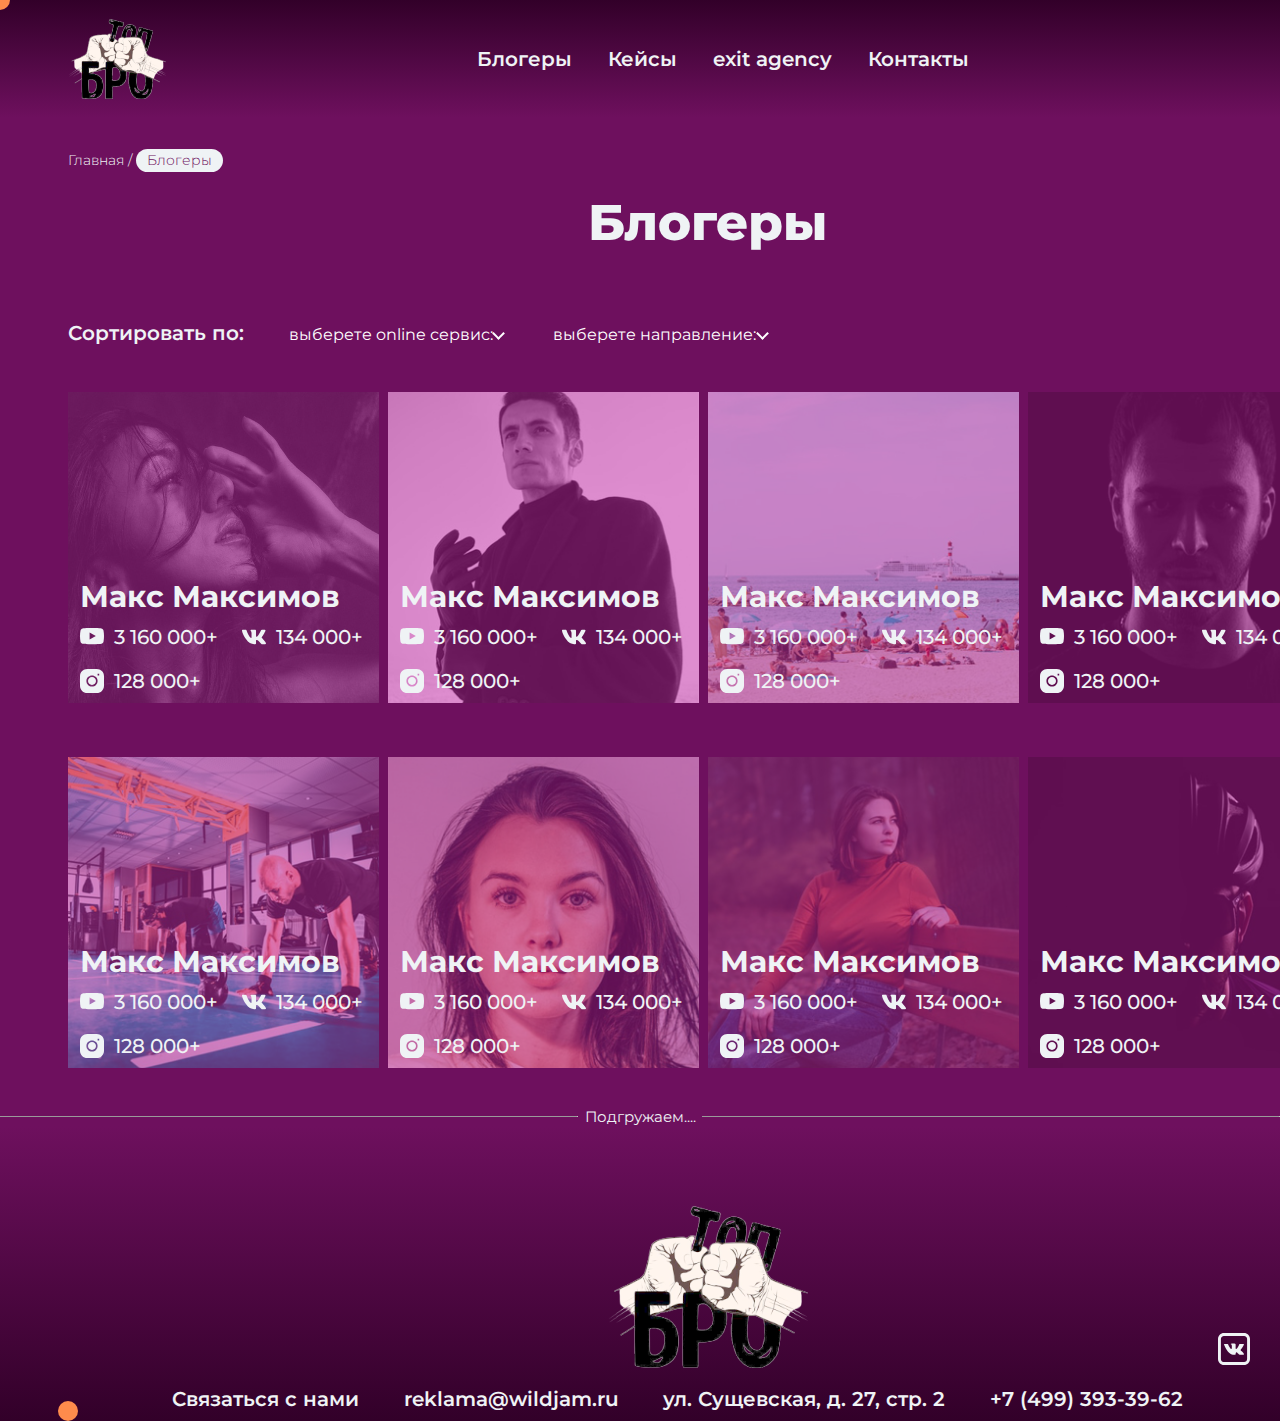
<file: index.html>
<!DOCTYPE html>
<html lang="en">
<head>
  <meta charset="UTF-8">
  <link href="https://fonts.googleapis.com/css?family=Montserrat:200,300,300i,400,600,700,800&display=swap" rel="stylesheet">
  <meta http-equiv="X-UA-Compatible" content="IE=edge">
  <link rel="stylesheet" href="assets/style/style.css">
  <meta name="viewport" content="width=device-width, initial-scale=1.0">
  <title>TopBro - тестовое задание</title>
</head>
<body>
<div class="cursor"></div>
  <header class="header">
    <div class="container">
      <div class="header__inner">
        <div class="header__logo"></div>
        <nav class="header__nav">
          <a class="nav__link" href="#">Блогеры</a>
          <a class="nav__link" href="#">Кейсы</a>
          <a class="nav__link" href="#">exit agency</a>
          <a class="nav__link" href="#">Контакты</a>
        </nav>
        <div class="lang">
          <a class="change__lang" href="#">en / ru</a>
        </div>
      </div> 
    </div>
      
  </header>


  <div class="container">
    <div class="breadcrumb">
      <a class="breadcrumb__link" href="#">Главная /</a>
      <a class="breadcrumb__link active" href="#"> Блогеры</a>
    </div>


    <h1 class="section__title">Блогеры</h1>
    <div class="blogers__nav">
      <p class="blogers__sort">Сортировать по:</p>

      <ul class="sort" id="place" data-selected-value="place" data-value="close">
        <li class="selected__place"><span>выберете online сервис: </span>
          <ul class="options__place">
            <li data-place="AllPlace">Все</li>
            <li data-place="Youtube">Youtube</li>
            <li data-place="Instagram">Instagram</li>
            <li data-place="VK">VK</li>
            <li data-place="TikTok">TikTok</li>
            <li data-place="OK">OK</li>
          </ul>
        </li>
      </ul>

      <ul class="sort" id="way" data-value="close" >
        <li class="selected__way"><span>выберете направление: </span>
          <ul class="options__way">
            <li data-way="AllWay">Все</li>
            <li data-way="Food">Еда</li>
            <li data-way="Travel">Пyтешествия</li>
            <li data-way="Sport">Спорт</li>
            <li data-way="Crypto">Криптовалюта</li>
            <li data-way="farmer">Фермерство</li>
          </ul>
        </li>
      </ul>
    </div>
    
    <div class="blogers__inner">
      <div class="bloger" data-checkway="Food" data-checkplace="Youtube">
        <a href="pages/bloger-info.html">
        <img src="assets/img/blogers/name1.jpg" class="bloger__photo" alt="">
        <div class="bloger__info">
          <h3 class="bloger__name">Макс Максимов</h3>
          <div class="bloger__social-link">
            <svg width="24" height="17" viewBox="0 0 24 17" fill="none" xmlns="http://www.w3.org/2000/svg">
              <path d="M23.4937 2.52073C23.3571 2.0331 23.0897 1.58848 22.7181 1.2314C22.3466 0.874314 21.884 0.61728 21.3766 0.486024C19.5082 1.47301e-07 12 0 12 0C12 0 4.49183 1.47301e-07 2.62336 0.486024C2.11599 0.61728 1.6534 0.874314 1.28186 1.2314C0.910331 1.58848 0.642899 2.0331 0.506332 2.52073C0.157447 4.35219 -0.0118575 6.21107 0.00064491 8.07294C-0.0118575 9.9348 0.157447 11.7937 0.506332 13.6251C0.642899 14.1128 0.910331 14.5574 1.28186 14.9145C1.6534 15.2716 2.11599 15.5286 2.62336 15.6599C4.49183 16.1459 12 16.1459 12 16.1459C12 16.1459 19.5082 16.1459 21.3766 15.6599C21.884 15.5286 22.3466 15.2716 22.7181 14.9145C23.0897 14.5574 23.3571 14.1128 23.4937 13.6251C23.8426 11.7937 24.0119 9.9348 23.9994 8.07294C24.0119 6.21107 23.8426 4.35219 23.4937 2.52073ZM9.60013 11.5328V4.61311L15.8312 8.07294L9.60013 11.5328Z" fill="#EFF3F5"/>
            </svg>
            <p class="bloger__social-text">3 160 000+</p>
          </div>
          <div class="bloger__social-link">
          <svg width="24" height="16" viewBox="0 0 24 16" fill="none" xmlns="http://www.w3.org/2000/svg">
            <path fill-rule="evenodd" clip-rule="evenodd" d="M23.435 1.68514C23.613 1.1107 23.435 0.693107 22.6475 0.693107H20.029C19.3685 0.693107 19.0635 1.05876 18.8855 1.44987C18.8855 1.44987 17.5385 4.79061 15.6575 6.95649C15.0475 7.58288 14.768 7.79167 14.4375 7.79167C14.2595 7.79167 14.0305 7.58288 14.0305 7.00894V1.65815C14.0305 0.97982 13.8275 0.666626 13.268 0.666626H9.15001C8.74301 0.666626 8.48901 0.979821 8.48901 1.29302C8.48901 1.94538 9.42951 2.10223 9.53101 3.92894V7.89811C9.53101 8.75926 9.38101 8.91663 9.04801 8.91663C8.15851 8.91663 5.99801 5.54991 4.70201 1.71366C4.45001 0.953848 4.19401 0.666626 3.533 0.666626H0.889501C0.127 0.666626 0 1.03176 0 1.42339C0 2.1282 0.889501 5.67723 4.14301 10.3746C6.30351 13.583 9.37901 15.3073 12.1495 15.3073C13.8275 15.3073 14.0305 14.9157 14.0305 14.2633V11.8362C14.0305 11.0535 14.183 10.9231 14.717 10.9231C15.098 10.9231 15.7845 11.1314 17.335 12.6714C19.114 14.4981 19.419 15.3333 20.4105 15.3333H23.0285C23.791 15.3333 24.147 14.9417 23.9435 14.1849C23.715 13.4282 22.8505 12.3322 21.732 11.0275C21.122 10.2972 20.207 9.48802 19.9275 9.09639C19.5465 8.5744 19.648 8.36561 19.9275 7.89607C19.902 7.89607 23.105 3.25061 23.435 1.68311" fill="#EFF3F5"/>
          </svg>
          <p class="bloger__social-text">134 000+</p>
          </div>
         <div class="bloger__social-link">
            <svg width="24" height="24" viewBox="0 0 24 24" fill="none" xmlns="http://www.w3.org/2000/svg">
              <path d="M12 8C10.9391 8 9.92172 8.42143 9.17157 9.17157C8.42143 9.92172 8 10.9391 8 12C8 13.0609 8.42143 14.0783 9.17157 14.8284C9.92172 15.5786 10.9391 16 12 16C13.0609 16 14.0783 15.5786 14.8284 14.8284C15.5786 14.0783 16 13.0609 16 12C16 10.9391 15.5786 9.92172 14.8284 9.17157C14.0783 8.42143 13.0609 8 12 8Z" fill="#EFF3F5"/>
              <path fill-rule="evenodd" clip-rule="evenodd" d="M7.2 0C5.29044 0 3.45909 0.758569 2.10883 2.10883C0.758569 3.45909 0 5.29044 0 7.2L0 16.8C0 18.7096 0.758569 20.5409 2.10883 21.8912C3.45909 23.2414 5.29044 24 7.2 24H16.8C18.7096 24 20.5409 23.2414 21.8912 21.8912C23.2414 20.5409 24 18.7096 24 16.8V7.2C24 5.29044 23.2414 3.45909 21.8912 2.10883C20.5409 0.758569 18.7096 0 16.8 0L7.2 0ZM6.4 12C6.4 10.5148 6.99 9.09041 8.0402 8.0402C9.09041 6.99 10.5148 6.4 12 6.4C13.4852 6.4 14.9096 6.99 15.9598 8.0402C17.01 9.09041 17.6 10.5148 17.6 12C17.6 13.4852 17.01 14.9096 15.9598 15.9598C14.9096 17.01 13.4852 17.6 12 17.6C10.5148 17.6 9.09041 17.01 8.0402 15.9598C6.99 14.9096 6.4 13.4852 6.4 12ZM17.6 6.4H19.2V4.8H17.6V6.4Z" fill="#EFF3F5"/>
            </svg>
            <p class="bloger__social-text"> 128 000+</p>
          </div>
        </div> </a>
      </div>

      <div class="bloger" data-checkway="Travel" data-checkplace="Instagram">
        <a href="#">
        <img src="assets/img/blogers/name2.jpg" class="bloger__photo" alt="">
        <div class="bloger__info">
          <h3 class="bloger__name">Макс Максимов</h3>
          <div class="bloger__social-link">
            <svg width="24" height="17" viewBox="0 0 24 17" fill="none" xmlns="http://www.w3.org/2000/svg">
              <path d="M23.4937 2.52073C23.3571 2.0331 23.0897 1.58848 22.7181 1.2314C22.3466 0.874314 21.884 0.61728 21.3766 0.486024C19.5082 1.47301e-07 12 0 12 0C12 0 4.49183 1.47301e-07 2.62336 0.486024C2.11599 0.61728 1.6534 0.874314 1.28186 1.2314C0.910331 1.58848 0.642899 2.0331 0.506332 2.52073C0.157447 4.35219 -0.0118575 6.21107 0.00064491 8.07294C-0.0118575 9.9348 0.157447 11.7937 0.506332 13.6251C0.642899 14.1128 0.910331 14.5574 1.28186 14.9145C1.6534 15.2716 2.11599 15.5286 2.62336 15.6599C4.49183 16.1459 12 16.1459 12 16.1459C12 16.1459 19.5082 16.1459 21.3766 15.6599C21.884 15.5286 22.3466 15.2716 22.7181 14.9145C23.0897 14.5574 23.3571 14.1128 23.4937 13.6251C23.8426 11.7937 24.0119 9.9348 23.9994 8.07294C24.0119 6.21107 23.8426 4.35219 23.4937 2.52073ZM9.60013 11.5328V4.61311L15.8312 8.07294L9.60013 11.5328Z" fill="#EFF3F5"/>
            </svg>
            <p class="bloger__social-text">3 160 000+</p>
          </div>
          <div class="bloger__social-link">
          <svg width="24" height="16" viewBox="0 0 24 16" fill="none" xmlns="http://www.w3.org/2000/svg">
            <path fill-rule="evenodd" clip-rule="evenodd" d="M23.435 1.68514C23.613 1.1107 23.435 0.693107 22.6475 0.693107H20.029C19.3685 0.693107 19.0635 1.05876 18.8855 1.44987C18.8855 1.44987 17.5385 4.79061 15.6575 6.95649C15.0475 7.58288 14.768 7.79167 14.4375 7.79167C14.2595 7.79167 14.0305 7.58288 14.0305 7.00894V1.65815C14.0305 0.97982 13.8275 0.666626 13.268 0.666626H9.15001C8.74301 0.666626 8.48901 0.979821 8.48901 1.29302C8.48901 1.94538 9.42951 2.10223 9.53101 3.92894V7.89811C9.53101 8.75926 9.38101 8.91663 9.04801 8.91663C8.15851 8.91663 5.99801 5.54991 4.70201 1.71366C4.45001 0.953848 4.19401 0.666626 3.533 0.666626H0.889501C0.127 0.666626 0 1.03176 0 1.42339C0 2.1282 0.889501 5.67723 4.14301 10.3746C6.30351 13.583 9.37901 15.3073 12.1495 15.3073C13.8275 15.3073 14.0305 14.9157 14.0305 14.2633V11.8362C14.0305 11.0535 14.183 10.9231 14.717 10.9231C15.098 10.9231 15.7845 11.1314 17.335 12.6714C19.114 14.4981 19.419 15.3333 20.4105 15.3333H23.0285C23.791 15.3333 24.147 14.9417 23.9435 14.1849C23.715 13.4282 22.8505 12.3322 21.732 11.0275C21.122 10.2972 20.207 9.48802 19.9275 9.09639C19.5465 8.5744 19.648 8.36561 19.9275 7.89607C19.902 7.89607 23.105 3.25061 23.435 1.68311" fill="#EFF3F5"/>
          </svg>
          <p class="bloger__social-text">134 000+</p>
          </div>
         <div class="bloger__social-link">
            <svg width="24" height="24" viewBox="0 0 24 24" fill="none" xmlns="http://www.w3.org/2000/svg">
              <path d="M12 8C10.9391 8 9.92172 8.42143 9.17157 9.17157C8.42143 9.92172 8 10.9391 8 12C8 13.0609 8.42143 14.0783 9.17157 14.8284C9.92172 15.5786 10.9391 16 12 16C13.0609 16 14.0783 15.5786 14.8284 14.8284C15.5786 14.0783 16 13.0609 16 12C16 10.9391 15.5786 9.92172 14.8284 9.17157C14.0783 8.42143 13.0609 8 12 8Z" fill="#EFF3F5"/>
              <path fill-rule="evenodd" clip-rule="evenodd" d="M7.2 0C5.29044 0 3.45909 0.758569 2.10883 2.10883C0.758569 3.45909 0 5.29044 0 7.2L0 16.8C0 18.7096 0.758569 20.5409 2.10883 21.8912C3.45909 23.2414 5.29044 24 7.2 24H16.8C18.7096 24 20.5409 23.2414 21.8912 21.8912C23.2414 20.5409 24 18.7096 24 16.8V7.2C24 5.29044 23.2414 3.45909 21.8912 2.10883C20.5409 0.758569 18.7096 0 16.8 0L7.2 0ZM6.4 12C6.4 10.5148 6.99 9.09041 8.0402 8.0402C9.09041 6.99 10.5148 6.4 12 6.4C13.4852 6.4 14.9096 6.99 15.9598 8.0402C17.01 9.09041 17.6 10.5148 17.6 12C17.6 13.4852 17.01 14.9096 15.9598 15.9598C14.9096 17.01 13.4852 17.6 12 17.6C10.5148 17.6 9.09041 17.01 8.0402 15.9598C6.99 14.9096 6.4 13.4852 6.4 12ZM17.6 6.4H19.2V4.8H17.6V6.4Z" fill="#EFF3F5"/>
            </svg>
            <p class="bloger__social-text"> 128 000+</p>
          </div>
        </div>
        </a>
      </div>
      
      <div class="bloger" data-checkway="Sport" data-checkplace="Instagram">
        <a href="#">
        <img src="assets/img/blogers/name3.jpg" class="bloger__photo" alt="">
        <div class="bloger__info">
          <h3 class="bloger__name">Макс Максимов</h3>
          <div class="bloger__social-link">
            <svg width="24" height="17" viewBox="0 0 24 17" fill="none" xmlns="http://www.w3.org/2000/svg">
              <path d="M23.4937 2.52073C23.3571 2.0331 23.0897 1.58848 22.7181 1.2314C22.3466 0.874314 21.884 0.61728 21.3766 0.486024C19.5082 1.47301e-07 12 0 12 0C12 0 4.49183 1.47301e-07 2.62336 0.486024C2.11599 0.61728 1.6534 0.874314 1.28186 1.2314C0.910331 1.58848 0.642899 2.0331 0.506332 2.52073C0.157447 4.35219 -0.0118575 6.21107 0.00064491 8.07294C-0.0118575 9.9348 0.157447 11.7937 0.506332 13.6251C0.642899 14.1128 0.910331 14.5574 1.28186 14.9145C1.6534 15.2716 2.11599 15.5286 2.62336 15.6599C4.49183 16.1459 12 16.1459 12 16.1459C12 16.1459 19.5082 16.1459 21.3766 15.6599C21.884 15.5286 22.3466 15.2716 22.7181 14.9145C23.0897 14.5574 23.3571 14.1128 23.4937 13.6251C23.8426 11.7937 24.0119 9.9348 23.9994 8.07294C24.0119 6.21107 23.8426 4.35219 23.4937 2.52073ZM9.60013 11.5328V4.61311L15.8312 8.07294L9.60013 11.5328Z" fill="#EFF3F5"/>
            </svg>
            <p class="bloger__social-text">3 160 000+</p>
          </div>
          <div class="bloger__social-link">
          <svg width="24" height="16" viewBox="0 0 24 16" fill="none" xmlns="http://www.w3.org/2000/svg">
            <path fill-rule="evenodd" clip-rule="evenodd" d="M23.435 1.68514C23.613 1.1107 23.435 0.693107 22.6475 0.693107H20.029C19.3685 0.693107 19.0635 1.05876 18.8855 1.44987C18.8855 1.44987 17.5385 4.79061 15.6575 6.95649C15.0475 7.58288 14.768 7.79167 14.4375 7.79167C14.2595 7.79167 14.0305 7.58288 14.0305 7.00894V1.65815C14.0305 0.97982 13.8275 0.666626 13.268 0.666626H9.15001C8.74301 0.666626 8.48901 0.979821 8.48901 1.29302C8.48901 1.94538 9.42951 2.10223 9.53101 3.92894V7.89811C9.53101 8.75926 9.38101 8.91663 9.04801 8.91663C8.15851 8.91663 5.99801 5.54991 4.70201 1.71366C4.45001 0.953848 4.19401 0.666626 3.533 0.666626H0.889501C0.127 0.666626 0 1.03176 0 1.42339C0 2.1282 0.889501 5.67723 4.14301 10.3746C6.30351 13.583 9.37901 15.3073 12.1495 15.3073C13.8275 15.3073 14.0305 14.9157 14.0305 14.2633V11.8362C14.0305 11.0535 14.183 10.9231 14.717 10.9231C15.098 10.9231 15.7845 11.1314 17.335 12.6714C19.114 14.4981 19.419 15.3333 20.4105 15.3333H23.0285C23.791 15.3333 24.147 14.9417 23.9435 14.1849C23.715 13.4282 22.8505 12.3322 21.732 11.0275C21.122 10.2972 20.207 9.48802 19.9275 9.09639C19.5465 8.5744 19.648 8.36561 19.9275 7.89607C19.902 7.89607 23.105 3.25061 23.435 1.68311" fill="#EFF3F5"/>
          </svg>
          <p class="bloger__social-text">134 000+</p>
          </div>
         <div class="bloger__social-link">
            <svg width="24" height="24" viewBox="0 0 24 24" fill="none" xmlns="http://www.w3.org/2000/svg">
              <path d="M12 8C10.9391 8 9.92172 8.42143 9.17157 9.17157C8.42143 9.92172 8 10.9391 8 12C8 13.0609 8.42143 14.0783 9.17157 14.8284C9.92172 15.5786 10.9391 16 12 16C13.0609 16 14.0783 15.5786 14.8284 14.8284C15.5786 14.0783 16 13.0609 16 12C16 10.9391 15.5786 9.92172 14.8284 9.17157C14.0783 8.42143 13.0609 8 12 8Z" fill="#EFF3F5"/>
              <path fill-rule="evenodd" clip-rule="evenodd" d="M7.2 0C5.29044 0 3.45909 0.758569 2.10883 2.10883C0.758569 3.45909 0 5.29044 0 7.2L0 16.8C0 18.7096 0.758569 20.5409 2.10883 21.8912C3.45909 23.2414 5.29044 24 7.2 24H16.8C18.7096 24 20.5409 23.2414 21.8912 21.8912C23.2414 20.5409 24 18.7096 24 16.8V7.2C24 5.29044 23.2414 3.45909 21.8912 2.10883C20.5409 0.758569 18.7096 0 16.8 0L7.2 0ZM6.4 12C6.4 10.5148 6.99 9.09041 8.0402 8.0402C9.09041 6.99 10.5148 6.4 12 6.4C13.4852 6.4 14.9096 6.99 15.9598 8.0402C17.01 9.09041 17.6 10.5148 17.6 12C17.6 13.4852 17.01 14.9096 15.9598 15.9598C14.9096 17.01 13.4852 17.6 12 17.6C10.5148 17.6 9.09041 17.01 8.0402 15.9598C6.99 14.9096 6.4 13.4852 6.4 12ZM17.6 6.4H19.2V4.8H17.6V6.4Z" fill="#EFF3F5"/>
            </svg>
            <p class="bloger__social-text"> 128 000+</p>
          </div>
        </div>
        </a>
      </div>

      <div class="bloger" data-checkway="farmer" data-checkplace="VK">
        <a href="#">
        <img src="assets/img/blogers/name4.jpg" class="bloger__photo" alt="">
        <div class="bloger__info">
          <h3 class="bloger__name">Макс Максимов</h3>
          <div class="bloger__social-link">
            <svg width="24" height="17" viewBox="0 0 24 17" fill="none" xmlns="http://www.w3.org/2000/svg">
              <path d="M23.4937 2.52073C23.3571 2.0331 23.0897 1.58848 22.7181 1.2314C22.3466 0.874314 21.884 0.61728 21.3766 0.486024C19.5082 1.47301e-07 12 0 12 0C12 0 4.49183 1.47301e-07 2.62336 0.486024C2.11599 0.61728 1.6534 0.874314 1.28186 1.2314C0.910331 1.58848 0.642899 2.0331 0.506332 2.52073C0.157447 4.35219 -0.0118575 6.21107 0.00064491 8.07294C-0.0118575 9.9348 0.157447 11.7937 0.506332 13.6251C0.642899 14.1128 0.910331 14.5574 1.28186 14.9145C1.6534 15.2716 2.11599 15.5286 2.62336 15.6599C4.49183 16.1459 12 16.1459 12 16.1459C12 16.1459 19.5082 16.1459 21.3766 15.6599C21.884 15.5286 22.3466 15.2716 22.7181 14.9145C23.0897 14.5574 23.3571 14.1128 23.4937 13.6251C23.8426 11.7937 24.0119 9.9348 23.9994 8.07294C24.0119 6.21107 23.8426 4.35219 23.4937 2.52073ZM9.60013 11.5328V4.61311L15.8312 8.07294L9.60013 11.5328Z" fill="#EFF3F5"/>
            </svg>
            <p class="bloger__social-text">3 160 000+</p>
          </div>
          <div class="bloger__social-link">
          <svg width="24" height="16" viewBox="0 0 24 16" fill="none" xmlns="http://www.w3.org/2000/svg">
            <path fill-rule="evenodd" clip-rule="evenodd" d="M23.435 1.68514C23.613 1.1107 23.435 0.693107 22.6475 0.693107H20.029C19.3685 0.693107 19.0635 1.05876 18.8855 1.44987C18.8855 1.44987 17.5385 4.79061 15.6575 6.95649C15.0475 7.58288 14.768 7.79167 14.4375 7.79167C14.2595 7.79167 14.0305 7.58288 14.0305 7.00894V1.65815C14.0305 0.97982 13.8275 0.666626 13.268 0.666626H9.15001C8.74301 0.666626 8.48901 0.979821 8.48901 1.29302C8.48901 1.94538 9.42951 2.10223 9.53101 3.92894V7.89811C9.53101 8.75926 9.38101 8.91663 9.04801 8.91663C8.15851 8.91663 5.99801 5.54991 4.70201 1.71366C4.45001 0.953848 4.19401 0.666626 3.533 0.666626H0.889501C0.127 0.666626 0 1.03176 0 1.42339C0 2.1282 0.889501 5.67723 4.14301 10.3746C6.30351 13.583 9.37901 15.3073 12.1495 15.3073C13.8275 15.3073 14.0305 14.9157 14.0305 14.2633V11.8362C14.0305 11.0535 14.183 10.9231 14.717 10.9231C15.098 10.9231 15.7845 11.1314 17.335 12.6714C19.114 14.4981 19.419 15.3333 20.4105 15.3333H23.0285C23.791 15.3333 24.147 14.9417 23.9435 14.1849C23.715 13.4282 22.8505 12.3322 21.732 11.0275C21.122 10.2972 20.207 9.48802 19.9275 9.09639C19.5465 8.5744 19.648 8.36561 19.9275 7.89607C19.902 7.89607 23.105 3.25061 23.435 1.68311" fill="#EFF3F5"/>
          </svg>
          <p class="bloger__social-text">134 000+</p>
          </div>
         <div class="bloger__social-link">
            <svg width="24" height="24" viewBox="0 0 24 24" fill="none" xmlns="http://www.w3.org/2000/svg">
              <path d="M12 8C10.9391 8 9.92172 8.42143 9.17157 9.17157C8.42143 9.92172 8 10.9391 8 12C8 13.0609 8.42143 14.0783 9.17157 14.8284C9.92172 15.5786 10.9391 16 12 16C13.0609 16 14.0783 15.5786 14.8284 14.8284C15.5786 14.0783 16 13.0609 16 12C16 10.9391 15.5786 9.92172 14.8284 9.17157C14.0783 8.42143 13.0609 8 12 8Z" fill="#EFF3F5"/>
              <path fill-rule="evenodd" clip-rule="evenodd" d="M7.2 0C5.29044 0 3.45909 0.758569 2.10883 2.10883C0.758569 3.45909 0 5.29044 0 7.2L0 16.8C0 18.7096 0.758569 20.5409 2.10883 21.8912C3.45909 23.2414 5.29044 24 7.2 24H16.8C18.7096 24 20.5409 23.2414 21.8912 21.8912C23.2414 20.5409 24 18.7096 24 16.8V7.2C24 5.29044 23.2414 3.45909 21.8912 2.10883C20.5409 0.758569 18.7096 0 16.8 0L7.2 0ZM6.4 12C6.4 10.5148 6.99 9.09041 8.0402 8.0402C9.09041 6.99 10.5148 6.4 12 6.4C13.4852 6.4 14.9096 6.99 15.9598 8.0402C17.01 9.09041 17.6 10.5148 17.6 12C17.6 13.4852 17.01 14.9096 15.9598 15.9598C14.9096 17.01 13.4852 17.6 12 17.6C10.5148 17.6 9.09041 17.01 8.0402 15.9598C6.99 14.9096 6.4 13.4852 6.4 12ZM17.6 6.4H19.2V4.8H17.6V6.4Z" fill="#EFF3F5"/>
            </svg>
            <p class="bloger__social-text"> 128 000+</p>
          </div>
        </div>
        </a>
      </div>

      <div class="bloger" data-checkway="Sport" data-checkplace="VK">
        <a href="#">
        <img src="assets/img/blogers/name5.jpg" class="bloger__photo" alt="">
        <div class="bloger__info">
          <h3 class="bloger__name">Макс Максимов</h3>
          <div class="bloger__social-link">
            <svg width="24" height="17" viewBox="0 0 24 17" fill="none" xmlns="http://www.w3.org/2000/svg">
              <path d="M23.4937 2.52073C23.3571 2.0331 23.0897 1.58848 22.7181 1.2314C22.3466 0.874314 21.884 0.61728 21.3766 0.486024C19.5082 1.47301e-07 12 0 12 0C12 0 4.49183 1.47301e-07 2.62336 0.486024C2.11599 0.61728 1.6534 0.874314 1.28186 1.2314C0.910331 1.58848 0.642899 2.0331 0.506332 2.52073C0.157447 4.35219 -0.0118575 6.21107 0.00064491 8.07294C-0.0118575 9.9348 0.157447 11.7937 0.506332 13.6251C0.642899 14.1128 0.910331 14.5574 1.28186 14.9145C1.6534 15.2716 2.11599 15.5286 2.62336 15.6599C4.49183 16.1459 12 16.1459 12 16.1459C12 16.1459 19.5082 16.1459 21.3766 15.6599C21.884 15.5286 22.3466 15.2716 22.7181 14.9145C23.0897 14.5574 23.3571 14.1128 23.4937 13.6251C23.8426 11.7937 24.0119 9.9348 23.9994 8.07294C24.0119 6.21107 23.8426 4.35219 23.4937 2.52073ZM9.60013 11.5328V4.61311L15.8312 8.07294L9.60013 11.5328Z" fill="#EFF3F5"/>
            </svg>
            <p class="bloger__social-text">3 160 000+</p>
          </div>
          <div class="bloger__social-link">
          <svg width="24" height="16" viewBox="0 0 24 16" fill="none" xmlns="http://www.w3.org/2000/svg">
            <path fill-rule="evenodd" clip-rule="evenodd" d="M23.435 1.68514C23.613 1.1107 23.435 0.693107 22.6475 0.693107H20.029C19.3685 0.693107 19.0635 1.05876 18.8855 1.44987C18.8855 1.44987 17.5385 4.79061 15.6575 6.95649C15.0475 7.58288 14.768 7.79167 14.4375 7.79167C14.2595 7.79167 14.0305 7.58288 14.0305 7.00894V1.65815C14.0305 0.97982 13.8275 0.666626 13.268 0.666626H9.15001C8.74301 0.666626 8.48901 0.979821 8.48901 1.29302C8.48901 1.94538 9.42951 2.10223 9.53101 3.92894V7.89811C9.53101 8.75926 9.38101 8.91663 9.04801 8.91663C8.15851 8.91663 5.99801 5.54991 4.70201 1.71366C4.45001 0.953848 4.19401 0.666626 3.533 0.666626H0.889501C0.127 0.666626 0 1.03176 0 1.42339C0 2.1282 0.889501 5.67723 4.14301 10.3746C6.30351 13.583 9.37901 15.3073 12.1495 15.3073C13.8275 15.3073 14.0305 14.9157 14.0305 14.2633V11.8362C14.0305 11.0535 14.183 10.9231 14.717 10.9231C15.098 10.9231 15.7845 11.1314 17.335 12.6714C19.114 14.4981 19.419 15.3333 20.4105 15.3333H23.0285C23.791 15.3333 24.147 14.9417 23.9435 14.1849C23.715 13.4282 22.8505 12.3322 21.732 11.0275C21.122 10.2972 20.207 9.48802 19.9275 9.09639C19.5465 8.5744 19.648 8.36561 19.9275 7.89607C19.902 7.89607 23.105 3.25061 23.435 1.68311" fill="#EFF3F5"/>
          </svg>
          <p class="bloger__social-text">134 000+</p>
          </div>
         <div class="bloger__social-link">
            <svg width="24" height="24" viewBox="0 0 24 24" fill="none" xmlns="http://www.w3.org/2000/svg">
              <path d="M12 8C10.9391 8 9.92172 8.42143 9.17157 9.17157C8.42143 9.92172 8 10.9391 8 12C8 13.0609 8.42143 14.0783 9.17157 14.8284C9.92172 15.5786 10.9391 16 12 16C13.0609 16 14.0783 15.5786 14.8284 14.8284C15.5786 14.0783 16 13.0609 16 12C16 10.9391 15.5786 9.92172 14.8284 9.17157C14.0783 8.42143 13.0609 8 12 8Z" fill="#EFF3F5"/>
              <path fill-rule="evenodd" clip-rule="evenodd" d="M7.2 0C5.29044 0 3.45909 0.758569 2.10883 2.10883C0.758569 3.45909 0 5.29044 0 7.2L0 16.8C0 18.7096 0.758569 20.5409 2.10883 21.8912C3.45909 23.2414 5.29044 24 7.2 24H16.8C18.7096 24 20.5409 23.2414 21.8912 21.8912C23.2414 20.5409 24 18.7096 24 16.8V7.2C24 5.29044 23.2414 3.45909 21.8912 2.10883C20.5409 0.758569 18.7096 0 16.8 0L7.2 0ZM6.4 12C6.4 10.5148 6.99 9.09041 8.0402 8.0402C9.09041 6.99 10.5148 6.4 12 6.4C13.4852 6.4 14.9096 6.99 15.9598 8.0402C17.01 9.09041 17.6 10.5148 17.6 12C17.6 13.4852 17.01 14.9096 15.9598 15.9598C14.9096 17.01 13.4852 17.6 12 17.6C10.5148 17.6 9.09041 17.01 8.0402 15.9598C6.99 14.9096 6.4 13.4852 6.4 12ZM17.6 6.4H19.2V4.8H17.6V6.4Z" fill="#EFF3F5"/>
            </svg>
            <p class="bloger__social-text"> 128 000+</p>
          </div>
        </div>
        </a>
      </div>

      <div class="bloger" data-checkway="Crypto" data-checkplace="TikTok">
        <a href="#">
        <img src="assets/img/blogers/name6.jpg" class="bloger__photo" alt="">
        <div class="bloger__info">
          <h3 class="bloger__name">Макс Максимов</h3>
          <div class="bloger__social-link">
            <svg width="24" height="17" viewBox="0 0 24 17" fill="none" xmlns="http://www.w3.org/2000/svg">
              <path d="M23.4937 2.52073C23.3571 2.0331 23.0897 1.58848 22.7181 1.2314C22.3466 0.874314 21.884 0.61728 21.3766 0.486024C19.5082 1.47301e-07 12 0 12 0C12 0 4.49183 1.47301e-07 2.62336 0.486024C2.11599 0.61728 1.6534 0.874314 1.28186 1.2314C0.910331 1.58848 0.642899 2.0331 0.506332 2.52073C0.157447 4.35219 -0.0118575 6.21107 0.00064491 8.07294C-0.0118575 9.9348 0.157447 11.7937 0.506332 13.6251C0.642899 14.1128 0.910331 14.5574 1.28186 14.9145C1.6534 15.2716 2.11599 15.5286 2.62336 15.6599C4.49183 16.1459 12 16.1459 12 16.1459C12 16.1459 19.5082 16.1459 21.3766 15.6599C21.884 15.5286 22.3466 15.2716 22.7181 14.9145C23.0897 14.5574 23.3571 14.1128 23.4937 13.6251C23.8426 11.7937 24.0119 9.9348 23.9994 8.07294C24.0119 6.21107 23.8426 4.35219 23.4937 2.52073ZM9.60013 11.5328V4.61311L15.8312 8.07294L9.60013 11.5328Z" fill="#EFF3F5"/>
            </svg>
            <p class="bloger__social-text">3 160 000+</p>
          </div>
          <div class="bloger__social-link">
          <svg width="24" height="16" viewBox="0 0 24 16" fill="none" xmlns="http://www.w3.org/2000/svg">
            <path fill-rule="evenodd" clip-rule="evenodd" d="M23.435 1.68514C23.613 1.1107 23.435 0.693107 22.6475 0.693107H20.029C19.3685 0.693107 19.0635 1.05876 18.8855 1.44987C18.8855 1.44987 17.5385 4.79061 15.6575 6.95649C15.0475 7.58288 14.768 7.79167 14.4375 7.79167C14.2595 7.79167 14.0305 7.58288 14.0305 7.00894V1.65815C14.0305 0.97982 13.8275 0.666626 13.268 0.666626H9.15001C8.74301 0.666626 8.48901 0.979821 8.48901 1.29302C8.48901 1.94538 9.42951 2.10223 9.53101 3.92894V7.89811C9.53101 8.75926 9.38101 8.91663 9.04801 8.91663C8.15851 8.91663 5.99801 5.54991 4.70201 1.71366C4.45001 0.953848 4.19401 0.666626 3.533 0.666626H0.889501C0.127 0.666626 0 1.03176 0 1.42339C0 2.1282 0.889501 5.67723 4.14301 10.3746C6.30351 13.583 9.37901 15.3073 12.1495 15.3073C13.8275 15.3073 14.0305 14.9157 14.0305 14.2633V11.8362C14.0305 11.0535 14.183 10.9231 14.717 10.9231C15.098 10.9231 15.7845 11.1314 17.335 12.6714C19.114 14.4981 19.419 15.3333 20.4105 15.3333H23.0285C23.791 15.3333 24.147 14.9417 23.9435 14.1849C23.715 13.4282 22.8505 12.3322 21.732 11.0275C21.122 10.2972 20.207 9.48802 19.9275 9.09639C19.5465 8.5744 19.648 8.36561 19.9275 7.89607C19.902 7.89607 23.105 3.25061 23.435 1.68311" fill="#EFF3F5"/>
          </svg>
          <p class="bloger__social-text">134 000+</p>
          </div>
         <div class="bloger__social-link">
            <svg width="24" height="24" viewBox="0 0 24 24" fill="none" xmlns="http://www.w3.org/2000/svg">
              <path d="M12 8C10.9391 8 9.92172 8.42143 9.17157 9.17157C8.42143 9.92172 8 10.9391 8 12C8 13.0609 8.42143 14.0783 9.17157 14.8284C9.92172 15.5786 10.9391 16 12 16C13.0609 16 14.0783 15.5786 14.8284 14.8284C15.5786 14.0783 16 13.0609 16 12C16 10.9391 15.5786 9.92172 14.8284 9.17157C14.0783 8.42143 13.0609 8 12 8Z" fill="#EFF3F5"/>
              <path fill-rule="evenodd" clip-rule="evenodd" d="M7.2 0C5.29044 0 3.45909 0.758569 2.10883 2.10883C0.758569 3.45909 0 5.29044 0 7.2L0 16.8C0 18.7096 0.758569 20.5409 2.10883 21.8912C3.45909 23.2414 5.29044 24 7.2 24H16.8C18.7096 24 20.5409 23.2414 21.8912 21.8912C23.2414 20.5409 24 18.7096 24 16.8V7.2C24 5.29044 23.2414 3.45909 21.8912 2.10883C20.5409 0.758569 18.7096 0 16.8 0L7.2 0ZM6.4 12C6.4 10.5148 6.99 9.09041 8.0402 8.0402C9.09041 6.99 10.5148 6.4 12 6.4C13.4852 6.4 14.9096 6.99 15.9598 8.0402C17.01 9.09041 17.6 10.5148 17.6 12C17.6 13.4852 17.01 14.9096 15.9598 15.9598C14.9096 17.01 13.4852 17.6 12 17.6C10.5148 17.6 9.09041 17.01 8.0402 15.9598C6.99 14.9096 6.4 13.4852 6.4 12ZM17.6 6.4H19.2V4.8H17.6V6.4Z" fill="#EFF3F5"/>
            </svg>
            <p class="bloger__social-text"> 128 000+</p>
          </div>
        </div>
        </a>
      </div>

      <div class="bloger" data-checkway="Crypto" data-checkplace="OK">
        <a href="#">
        <img src="assets/img/blogers/name7.jpg" class="bloger__photo" alt="">
        <div class="bloger__info">
          <h3 class="bloger__name">Макс Максимов</h3>
          <div class="bloger__social-link">
            <svg width="24" height="17" viewBox="0 0 24 17" fill="none" xmlns="http://www.w3.org/2000/svg">
              <path d="M23.4937 2.52073C23.3571 2.0331 23.0897 1.58848 22.7181 1.2314C22.3466 0.874314 21.884 0.61728 21.3766 0.486024C19.5082 1.47301e-07 12 0 12 0C12 0 4.49183 1.47301e-07 2.62336 0.486024C2.11599 0.61728 1.6534 0.874314 1.28186 1.2314C0.910331 1.58848 0.642899 2.0331 0.506332 2.52073C0.157447 4.35219 -0.0118575 6.21107 0.00064491 8.07294C-0.0118575 9.9348 0.157447 11.7937 0.506332 13.6251C0.642899 14.1128 0.910331 14.5574 1.28186 14.9145C1.6534 15.2716 2.11599 15.5286 2.62336 15.6599C4.49183 16.1459 12 16.1459 12 16.1459C12 16.1459 19.5082 16.1459 21.3766 15.6599C21.884 15.5286 22.3466 15.2716 22.7181 14.9145C23.0897 14.5574 23.3571 14.1128 23.4937 13.6251C23.8426 11.7937 24.0119 9.9348 23.9994 8.07294C24.0119 6.21107 23.8426 4.35219 23.4937 2.52073ZM9.60013 11.5328V4.61311L15.8312 8.07294L9.60013 11.5328Z" fill="#EFF3F5"/>
            </svg>
            <p class="bloger__social-text">3 160 000+</p>
          </div>
          <div class="bloger__social-link">
          <svg width="24" height="16" viewBox="0 0 24 16" fill="none" xmlns="http://www.w3.org/2000/svg">
            <path fill-rule="evenodd" clip-rule="evenodd" d="M23.435 1.68514C23.613 1.1107 23.435 0.693107 22.6475 0.693107H20.029C19.3685 0.693107 19.0635 1.05876 18.8855 1.44987C18.8855 1.44987 17.5385 4.79061 15.6575 6.95649C15.0475 7.58288 14.768 7.79167 14.4375 7.79167C14.2595 7.79167 14.0305 7.58288 14.0305 7.00894V1.65815C14.0305 0.97982 13.8275 0.666626 13.268 0.666626H9.15001C8.74301 0.666626 8.48901 0.979821 8.48901 1.29302C8.48901 1.94538 9.42951 2.10223 9.53101 3.92894V7.89811C9.53101 8.75926 9.38101 8.91663 9.04801 8.91663C8.15851 8.91663 5.99801 5.54991 4.70201 1.71366C4.45001 0.953848 4.19401 0.666626 3.533 0.666626H0.889501C0.127 0.666626 0 1.03176 0 1.42339C0 2.1282 0.889501 5.67723 4.14301 10.3746C6.30351 13.583 9.37901 15.3073 12.1495 15.3073C13.8275 15.3073 14.0305 14.9157 14.0305 14.2633V11.8362C14.0305 11.0535 14.183 10.9231 14.717 10.9231C15.098 10.9231 15.7845 11.1314 17.335 12.6714C19.114 14.4981 19.419 15.3333 20.4105 15.3333H23.0285C23.791 15.3333 24.147 14.9417 23.9435 14.1849C23.715 13.4282 22.8505 12.3322 21.732 11.0275C21.122 10.2972 20.207 9.48802 19.9275 9.09639C19.5465 8.5744 19.648 8.36561 19.9275 7.89607C19.902 7.89607 23.105 3.25061 23.435 1.68311" fill="#EFF3F5"/>
          </svg>
          <p class="bloger__social-text">134 000+</p>
          </div>
         <div class="bloger__social-link">
            <svg width="24" height="24" viewBox="0 0 24 24" fill="none" xmlns="http://www.w3.org/2000/svg">
              <path d="M12 8C10.9391 8 9.92172 8.42143 9.17157 9.17157C8.42143 9.92172 8 10.9391 8 12C8 13.0609 8.42143 14.0783 9.17157 14.8284C9.92172 15.5786 10.9391 16 12 16C13.0609 16 14.0783 15.5786 14.8284 14.8284C15.5786 14.0783 16 13.0609 16 12C16 10.9391 15.5786 9.92172 14.8284 9.17157C14.0783 8.42143 13.0609 8 12 8Z" fill="#EFF3F5"/>
              <path fill-rule="evenodd" clip-rule="evenodd" d="M7.2 0C5.29044 0 3.45909 0.758569 2.10883 2.10883C0.758569 3.45909 0 5.29044 0 7.2L0 16.8C0 18.7096 0.758569 20.5409 2.10883 21.8912C3.45909 23.2414 5.29044 24 7.2 24H16.8C18.7096 24 20.5409 23.2414 21.8912 21.8912C23.2414 20.5409 24 18.7096 24 16.8V7.2C24 5.29044 23.2414 3.45909 21.8912 2.10883C20.5409 0.758569 18.7096 0 16.8 0L7.2 0ZM6.4 12C6.4 10.5148 6.99 9.09041 8.0402 8.0402C9.09041 6.99 10.5148 6.4 12 6.4C13.4852 6.4 14.9096 6.99 15.9598 8.0402C17.01 9.09041 17.6 10.5148 17.6 12C17.6 13.4852 17.01 14.9096 15.9598 15.9598C14.9096 17.01 13.4852 17.6 12 17.6C10.5148 17.6 9.09041 17.01 8.0402 15.9598C6.99 14.9096 6.4 13.4852 6.4 12ZM17.6 6.4H19.2V4.8H17.6V6.4Z" fill="#EFF3F5"/>
            </svg>
            <p class="bloger__social-text"> 128 000+</p>
          </div>
        </div>
        </a>
      </div>

      <div class="bloger" data-checkway="Sport" data-checkplace="OK">
        <a href="#">
        <img src="assets/img/blogers/name8.jpg" class="bloger__photo" alt="">
        <div class="bloger__info">
          <h3 class="bloger__name">Макс Максимов</h3>
          <div class="bloger__social-link">
            <svg width="24" height="17" viewBox="0 0 24 17" fill="none" xmlns="http://www.w3.org/2000/svg">
              <path d="M23.4937 2.52073C23.3571 2.0331 23.0897 1.58848 22.7181 1.2314C22.3466 0.874314 21.884 0.61728 21.3766 0.486024C19.5082 1.47301e-07 12 0 12 0C12 0 4.49183 1.47301e-07 2.62336 0.486024C2.11599 0.61728 1.6534 0.874314 1.28186 1.2314C0.910331 1.58848 0.642899 2.0331 0.506332 2.52073C0.157447 4.35219 -0.0118575 6.21107 0.00064491 8.07294C-0.0118575 9.9348 0.157447 11.7937 0.506332 13.6251C0.642899 14.1128 0.910331 14.5574 1.28186 14.9145C1.6534 15.2716 2.11599 15.5286 2.62336 15.6599C4.49183 16.1459 12 16.1459 12 16.1459C12 16.1459 19.5082 16.1459 21.3766 15.6599C21.884 15.5286 22.3466 15.2716 22.7181 14.9145C23.0897 14.5574 23.3571 14.1128 23.4937 13.6251C23.8426 11.7937 24.0119 9.9348 23.9994 8.07294C24.0119 6.21107 23.8426 4.35219 23.4937 2.52073ZM9.60013 11.5328V4.61311L15.8312 8.07294L9.60013 11.5328Z" fill="#EFF3F5"/>
            </svg>
            <p class="bloger__social-text">3 160 000+</p>
          </div>
          <div class="bloger__social-link">
          <svg width="24" height="16" viewBox="0 0 24 16" fill="none" xmlns="http://www.w3.org/2000/svg">
            <path fill-rule="evenodd" clip-rule="evenodd" d="M23.435 1.68514C23.613 1.1107 23.435 0.693107 22.6475 0.693107H20.029C19.3685 0.693107 19.0635 1.05876 18.8855 1.44987C18.8855 1.44987 17.5385 4.79061 15.6575 6.95649C15.0475 7.58288 14.768 7.79167 14.4375 7.79167C14.2595 7.79167 14.0305 7.58288 14.0305 7.00894V1.65815C14.0305 0.97982 13.8275 0.666626 13.268 0.666626H9.15001C8.74301 0.666626 8.48901 0.979821 8.48901 1.29302C8.48901 1.94538 9.42951 2.10223 9.53101 3.92894V7.89811C9.53101 8.75926 9.38101 8.91663 9.04801 8.91663C8.15851 8.91663 5.99801 5.54991 4.70201 1.71366C4.45001 0.953848 4.19401 0.666626 3.533 0.666626H0.889501C0.127 0.666626 0 1.03176 0 1.42339C0 2.1282 0.889501 5.67723 4.14301 10.3746C6.30351 13.583 9.37901 15.3073 12.1495 15.3073C13.8275 15.3073 14.0305 14.9157 14.0305 14.2633V11.8362C14.0305 11.0535 14.183 10.9231 14.717 10.9231C15.098 10.9231 15.7845 11.1314 17.335 12.6714C19.114 14.4981 19.419 15.3333 20.4105 15.3333H23.0285C23.791 15.3333 24.147 14.9417 23.9435 14.1849C23.715 13.4282 22.8505 12.3322 21.732 11.0275C21.122 10.2972 20.207 9.48802 19.9275 9.09639C19.5465 8.5744 19.648 8.36561 19.9275 7.89607C19.902 7.89607 23.105 3.25061 23.435 1.68311" fill="#EFF3F5"/>
          </svg>
          <p class="bloger__social-text">134 000+</p>
          </div>
         <div class="bloger__social-link">
            <svg width="24" height="24" viewBox="0 0 24 24" fill="none" xmlns="http://www.w3.org/2000/svg">
              <path d="M12 8C10.9391 8 9.92172 8.42143 9.17157 9.17157C8.42143 9.92172 8 10.9391 8 12C8 13.0609 8.42143 14.0783 9.17157 14.8284C9.92172 15.5786 10.9391 16 12 16C13.0609 16 14.0783 15.5786 14.8284 14.8284C15.5786 14.0783 16 13.0609 16 12C16 10.9391 15.5786 9.92172 14.8284 9.17157C14.0783 8.42143 13.0609 8 12 8Z" fill="#EFF3F5"/>
              <path fill-rule="evenodd" clip-rule="evenodd" d="M7.2 0C5.29044 0 3.45909 0.758569 2.10883 2.10883C0.758569 3.45909 0 5.29044 0 7.2L0 16.8C0 18.7096 0.758569 20.5409 2.10883 21.8912C3.45909 23.2414 5.29044 24 7.2 24H16.8C18.7096 24 20.5409 23.2414 21.8912 21.8912C23.2414 20.5409 24 18.7096 24 16.8V7.2C24 5.29044 23.2414 3.45909 21.8912 2.10883C20.5409 0.758569 18.7096 0 16.8 0L7.2 0ZM6.4 12C6.4 10.5148 6.99 9.09041 8.0402 8.0402C9.09041 6.99 10.5148 6.4 12 6.4C13.4852 6.4 14.9096 6.99 15.9598 8.0402C17.01 9.09041 17.6 10.5148 17.6 12C17.6 13.4852 17.01 14.9096 15.9598 15.9598C14.9096 17.01 13.4852 17.6 12 17.6C10.5148 17.6 9.09041 17.01 8.0402 15.9598C6.99 14.9096 6.4 13.4852 6.4 12ZM17.6 6.4H19.2V4.8H17.6V6.4Z" fill="#EFF3F5"/>
            </svg>
            <p class="bloger__social-text"> 128 000+</p>
          </div>
        </div>
        </a>
      </div>

    </div>
  </div>

  <div class="load__more">
    <hr align="left" width="45%" size="1" />
    <p>Подгружаем....</p>
    <hr align="right" width="45%" size="1"/>
  </div>

  <div class="footer">
    <div class="container">
      <div class="footer__inner">
        <div class="footer__logo"></div>
        <nav class="footer__nav">
          <a class="footer__link" href="#">Cвязаться с нами</a>
          <a class="footer__link" href="#">reklama@wildjam.ru</a>
          <a class="footer__link" href="#">ул. Сущевская, д. 27, стр. 2</a>
          <a class="footer__link" href="#">+7 (499) 393-39-62</a>
        </nav>
        <div class="footer__social">
          <svg width="32" height="32" viewBox="0 0 32 32" fill="none" xmlns="http://www.w3.org/2000/svg">
            <path d="M5.93745 0C4.36463 0.00612895 2.85797 0.633649 1.74581 1.74581C0.633649 2.85797 0.00612895 4.36463 0 5.93745V26.0625C0.00612895 27.6354 0.633649 29.142 1.74581 30.2542C2.85797 31.3664 4.36463 31.9939 5.93745 32H26.0625C27.6354 31.9939 29.142 31.3664 30.2542 30.2542C31.3664 29.142 31.9939 27.6354 32 26.0625V5.93745C31.9939 4.36463 31.3664 2.85797 30.2542 1.74581C29.142 0.633649 27.6354 0.00612895 26.0625 0H5.93745ZM5.93745 2.90909H26.0625C27.7498 2.90909 29.0909 4.25018 29.0909 5.93745V26.0625C29.0909 27.7498 27.7498 29.0909 26.0625 29.0909H5.93745C5.53906 29.0934 5.14414 29.0168 4.77559 28.8655C4.40703 28.7142 4.07219 28.4912 3.79048 28.2095C3.50877 27.9278 3.2858 27.593 3.1345 27.2244C2.9832 26.8559 2.90658 26.4609 2.90909 26.0625V5.93745C2.90909 4.25018 4.25018 2.90909 5.93745 2.90909ZM15.5913 10.5164C14.5222 10.5062 13.6131 10.5164 13.1025 10.7665C12.7607 10.9324 12.5004 11.3062 12.6589 11.3236C12.8582 11.3527 13.3062 11.4487 13.5462 11.7731C13.8516 12.1876 13.8415 13.1258 13.8415 13.1258C13.8415 13.1258 14.0116 15.7047 13.4255 16.0291C13.0225 16.2502 12.4713 15.8007 11.2785 13.7498C10.6705 12.6938 10.2109 11.5287 10.2109 11.5287C10.2109 11.5287 10.1236 11.312 9.96655 11.1985C9.77309 11.0575 9.50546 11.0109 9.50546 11.0109L6.65891 11.0284C6.65891 11.0284 6.23273 11.0458 6.08 11.2276C5.93746 11.3978 6.06836 11.7324 6.06836 11.7324C6.06836 11.7324 8.29527 16.9425 10.8175 19.568C13.1302 21.9782 15.7556 21.8182 15.7556 21.8182H16.9484C16.9484 21.8182 17.3062 21.7789 17.488 21.5855C17.6596 21.4036 17.6538 21.0618 17.6538 21.0618C17.6538 21.0618 17.6305 19.4662 18.3695 19.2276C19.1025 18.9993 20.0335 20.7724 21.0284 21.4545C21.7847 21.9709 22.3578 21.8575 22.3578 21.8575L25.0182 21.8182C25.0182 21.8182 26.4044 21.7324 25.7455 20.6356C25.6945 20.5513 25.3644 19.8298 23.7745 18.352C22.1033 16.8073 22.3258 17.0575 24.336 14.3811C25.5578 12.7505 26.0465 11.7556 25.8924 11.3236C25.7469 10.9207 24.848 11.0284 24.848 11.0284L21.8531 11.0458C21.8531 11.0458 21.632 11.0167 21.4676 11.1142C21.3546 11.1981 21.2646 11.3092 21.2058 11.4371C21.2058 11.4371 20.7287 12.6982 20.0975 13.7731C18.768 16.0335 18.2284 16.1585 18.0131 16.0175C17.5069 15.6873 17.632 14.6982 17.632 14C17.632 11.8007 17.9665 10.8916 16.9847 10.6545C16.6604 10.5745 16.4218 10.5236 15.5927 10.5164H15.5913Z" fill="#EFF3F5"/>
          </svg>
          <svg width="32" height="32" viewBox="0 0 32 32" fill="none" xmlns="http://www.w3.org/2000/svg">
            <path fill-rule="evenodd" clip-rule="evenodd" d="M9.40372 0.096C11.1099 0.0174545 11.6539 0 16.0001 0C20.3463 0 20.8903 0.0189091 22.595 0.096C24.2997 0.173091 25.4634 0.445091 26.4815 0.839273C27.5477 1.24218 28.515 1.872 29.315 2.68655C30.1295 3.48509 30.7579 4.45091 31.1594 5.51855C31.555 6.53673 31.8255 7.70036 31.9041 9.40218C31.9826 11.1113 32.0001 11.6553 32.0001 16C32.0001 20.3462 31.9812 20.8902 31.9041 22.5964C31.827 24.2982 31.555 25.4618 31.1594 26.48C30.7579 27.5478 30.1285 28.5152 29.315 29.3149C28.515 30.1295 27.5477 30.7578 26.4815 31.1593C25.4634 31.5549 24.2997 31.8255 22.5979 31.904C20.8903 31.9825 20.3463 32 16.0001 32C11.6539 32 11.1099 31.9811 9.40372 31.904C7.7019 31.8269 6.53826 31.5549 5.52008 31.1593C4.45233 30.7578 3.48491 30.1284 2.68517 29.3149C1.87118 28.5159 1.24127 27.5489 0.839354 26.4815C0.445172 25.4633 0.174626 24.2996 0.096081 22.5978C0.0175356 20.8887 8.10623e-05 20.3447 8.10623e-05 16C8.10623e-05 11.6538 0.0189901 11.1098 0.096081 9.40509C0.173172 7.70036 0.445172 6.53673 0.839354 5.51855C1.24186 4.45103 1.87225 3.48409 2.68663 2.68509C3.48523 1.87127 4.45168 1.24137 5.51863 0.839273C6.53681 0.445091 7.70045 0.174545 9.40226 0.096H9.40372ZM22.4655 2.976C20.7783 2.89891 20.2721 2.88291 16.0001 2.88291C11.7281 2.88291 11.2219 2.89891 9.53463 2.976C7.9739 3.04727 7.12735 3.30764 6.56299 3.52727C5.81681 3.81818 5.28299 4.16291 4.72299 4.72291C4.19215 5.23935 3.78362 5.86805 3.52735 6.56291C3.30772 7.12727 3.04735 7.97382 2.97608 9.53455C2.89899 11.2218 2.88299 11.728 2.88299 16C2.88299 20.272 2.89899 20.7782 2.97608 22.4655C3.04735 24.0262 3.30772 24.8727 3.52735 25.4371C3.78335 26.1309 4.19208 26.7607 4.72299 27.2771C5.23935 27.808 5.86917 28.2167 6.56299 28.4727C7.12735 28.6924 7.9739 28.9527 9.53463 29.024C11.2219 29.1011 11.7266 29.1171 16.0001 29.1171C20.2735 29.1171 20.7783 29.1011 22.4655 29.024C24.0263 28.9527 24.8728 28.6924 25.4372 28.4727C26.1834 28.1818 26.7172 27.8371 27.2772 27.2771C27.8081 26.7607 28.2168 26.1309 28.4728 25.4371C28.6924 24.8727 28.9528 24.0262 29.0241 22.4655C29.1012 20.7782 29.1172 20.272 29.1172 16C29.1172 11.728 29.1012 11.2218 29.0241 9.53455C28.9528 7.97382 28.6924 7.12727 28.4728 6.56291C28.1819 5.81673 27.8372 5.28291 27.2772 4.72291C26.7607 4.1921 26.132 3.78358 25.4372 3.52727C24.8728 3.30764 24.0263 3.04727 22.4655 2.976ZM13.9564 20.9324C15.0978 21.4075 16.3686 21.4716 17.552 21.1138C18.7353 20.756 19.7577 19.9984 20.4446 18.9705C21.1315 17.9426 21.4402 16.7082 21.318 15.478C21.1958 14.2478 20.6503 13.0981 19.7746 12.2255C19.2164 11.6676 18.5415 11.2405 17.7984 10.9748C17.0553 10.7091 16.2625 10.6114 15.4772 10.6889C14.6918 10.7664 13.9334 11.017 13.2565 11.4227C12.5797 11.8285 12.0012 12.3793 11.5627 13.0354C11.1242 13.6916 10.8367 14.4368 10.7208 15.2174C10.6049 15.998 10.6636 16.7946 10.8925 17.5498C11.1214 18.3051 11.515 19.0002 12.0448 19.5851C12.5746 20.1699 13.2275 20.6301 13.9564 20.9324ZM10.1848 10.1847C10.9485 9.42105 11.8551 8.81528 12.8529 8.40198C13.8507 7.98868 14.9201 7.77596 16.0001 7.77596C17.0801 7.77596 18.1495 7.98868 19.1473 8.40198C20.1451 8.81528 21.0517 9.42105 21.8154 10.1847C22.579 10.9484 23.1848 11.855 23.5981 12.8528C24.0114 13.8506 24.2241 14.92 24.2241 16C24.2241 17.08 24.0114 18.1494 23.5981 19.1472C23.1848 20.145 22.579 21.0516 21.8154 21.8153C20.273 23.3576 18.1812 24.224 16.0001 24.224C13.8189 24.224 11.7271 23.3576 10.1848 21.8153C8.6425 20.273 7.77604 18.1812 7.77604 16C7.77604 13.8188 8.6425 11.727 10.1848 10.1847ZM26.0481 9.00073C26.2373 8.82221 26.3888 8.60754 26.4936 8.36942C26.5984 8.1313 26.6544 7.87457 26.6581 7.61444C26.6619 7.35431 26.6135 7.09607 26.5157 6.855C26.4179 6.61392 26.2727 6.39492 26.0888 6.21097C25.9048 6.02701 25.6858 5.88183 25.4447 5.78403C25.2037 5.68622 24.9454 5.63778 24.6853 5.64158C24.4251 5.64537 24.1684 5.70131 23.9303 5.8061C23.6922 5.91089 23.4775 6.06239 23.299 6.25164C22.9518 6.61968 22.7617 7.10854 22.7691 7.61444C22.7765 8.12035 22.9807 8.60346 23.3385 8.96123C23.6963 9.31899 24.1794 9.52324 24.6853 9.53062C25.1912 9.53799 25.68 9.34791 26.0481 9.00073Z" fill="#EFF3F5"/>
          </svg>
        </div>
      </div>
      <div class="cursor"></div>
    </div>
    
  </div>
<script src="https://cdnjs.cloudflare.com/ajax/libs/jquery/3.4.1/jquery.min.js"></script>
<script src="assets/js/cursor.js"></script>
<script src="assets/js/sort.js"></script>
</body>
</html>
</file>
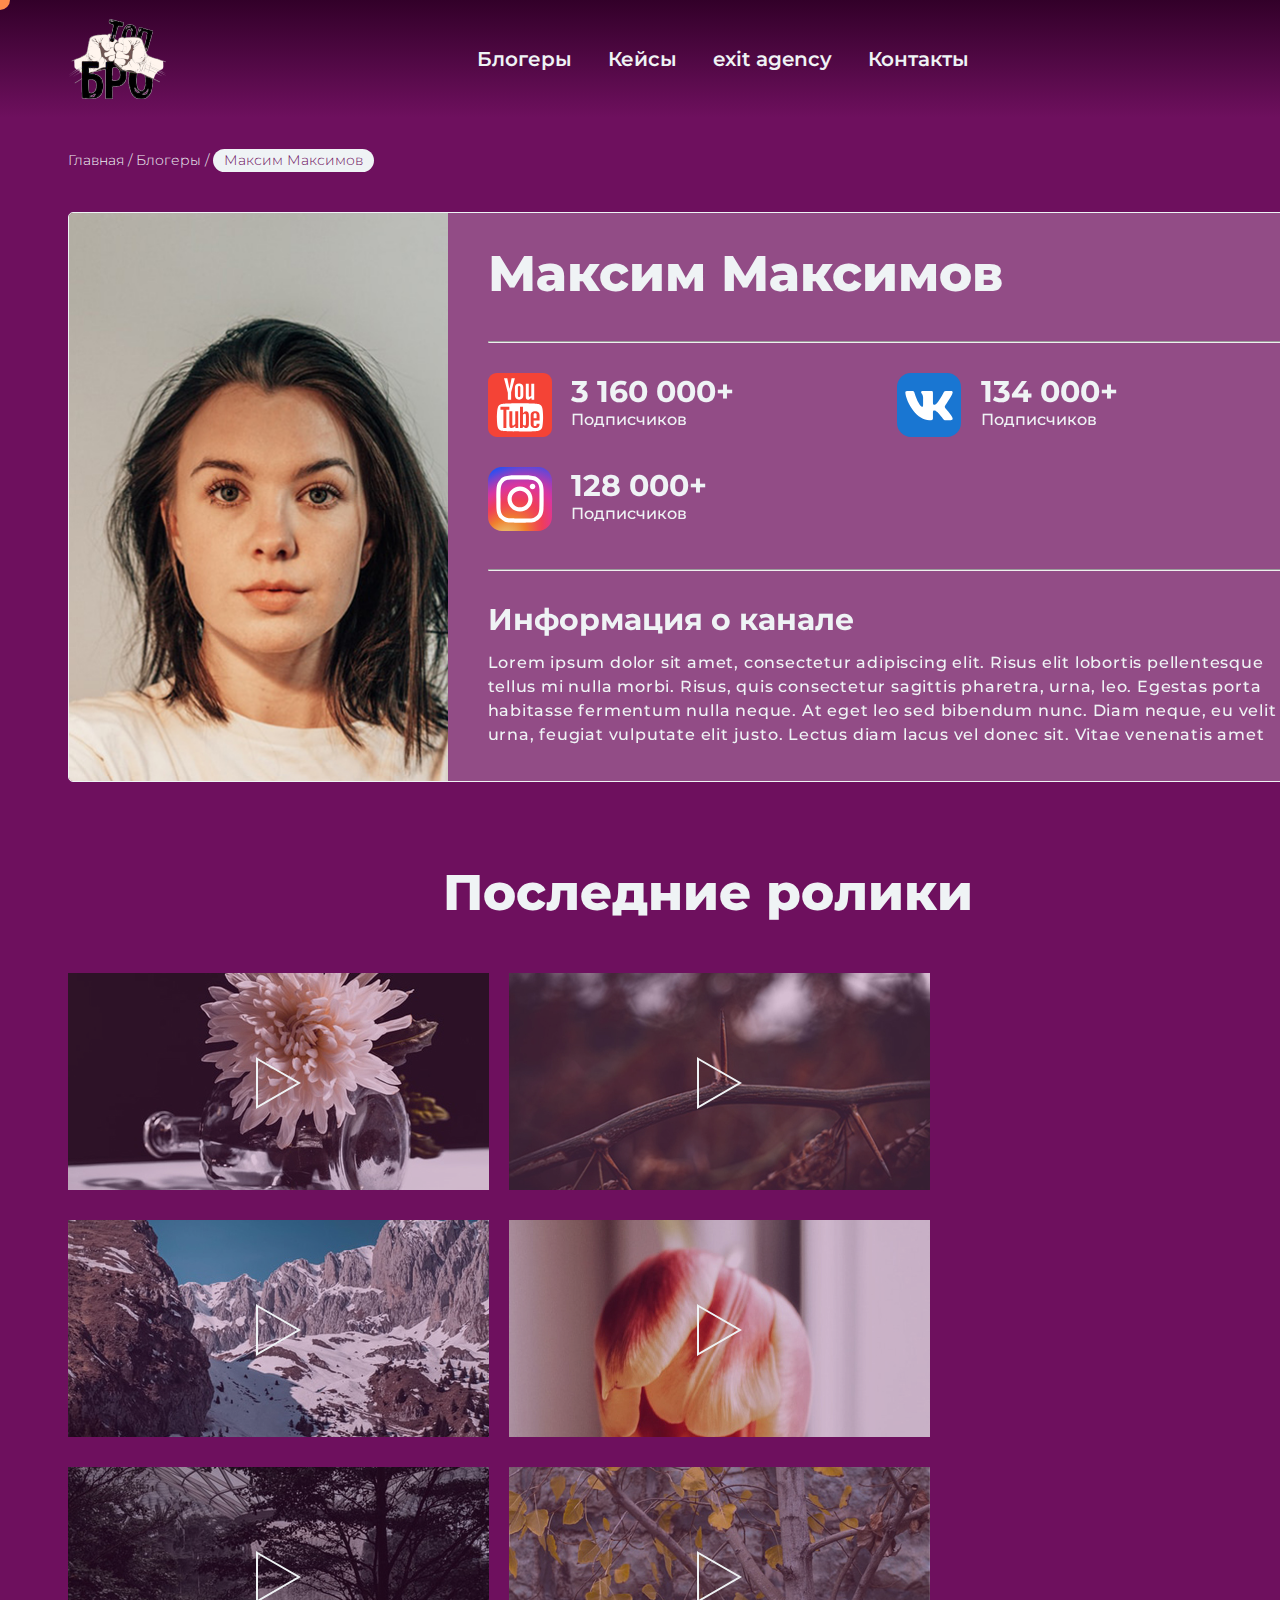
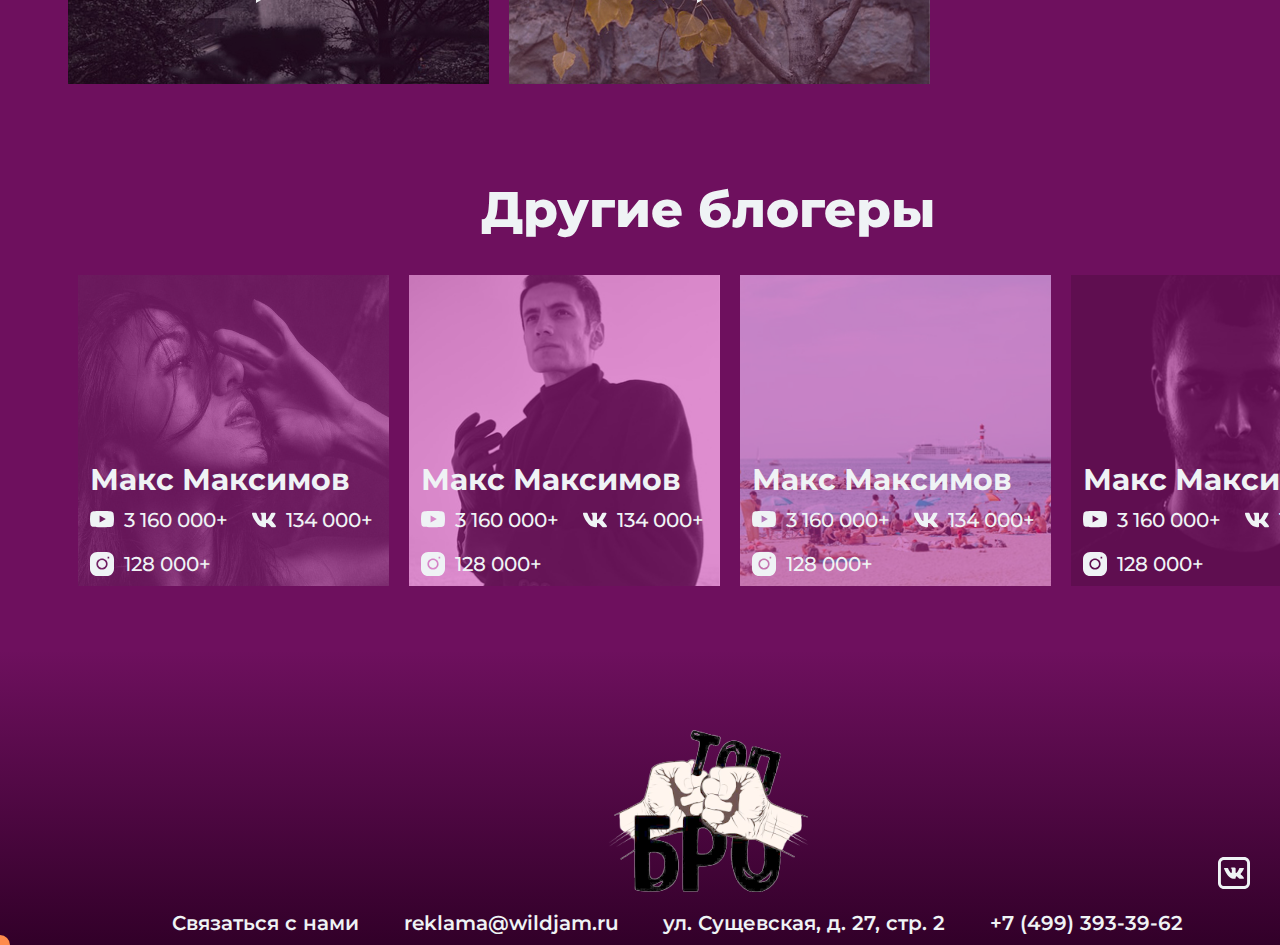
<file: pages/bloger-info.html>
<!DOCTYPE html>
<html lang="en">
<head>
  <meta charset="UTF-8">
  <link href="https://fonts.googleapis.com/css?family=Montserrat:200,300,300i,400,600,700,800&display=swap" rel="stylesheet">
  <meta http-equiv="X-UA-Compatible" content="IE=edge">
  <link rel="stylesheet" href="../assets/style/style.css">
  <meta name="viewport" content="width=device-width, initial-scale=1.0">
  <title>Страница блогера</title>
</head>
<body>
  <div class="cursor"></div>
  <header class="header">
    <div class="container">
      <div class="header__inner">
        <a href="../index.html"><div class="header__logo"></div></a>
        <nav class="header__nav">
          <a class="nav__link" href="#">Блогеры</a>
          <a class="nav__link" href="#">Кейсы</a>
          <a class="nav__link" href="#">exit agency</a>
          <a class="nav__link" href="#">Контакты</a>
        </nav>
        <div class="lang">
          <a class="change__lang" href="#">en / ru</a>
        </div>
      </div> 
    </div>
  </header>


  <div class="container">
    <div class="breadcrumb">
      <a class="breadcrumb__link" href="#">Главная /</a>
      <a class="breadcrumb__link" href="#"> Блогеры /</a>
      <a class="breadcrumb__link active" href="#"> Максим Максимов </a>
    </div>
  </div>

  <div class="container">
    <div class="bloger__about">
      <div class="bloger__avatar"></div>
      <div class="bloger__bio">
        <div class="bloger__bio-inner">
          <h1 class="bloger__bio-name">Максим Максимов</h1>
          <hr class="bio__separator">
          <div class="bloger__bio-socialInner">
            <div class="bloger__bio-social">
              <svg width="64" height="64" viewBox="0 0 64 64" fill="none" xmlns="http://www.w3.org/2000/svg">
                <path d="M64 55.1111C64 60.0213 60.0213 64 55.1111 64H8.88889C3.98044 64 0 60.0213 0 55.1111V8.88889C0 3.97867 3.98044 0 8.88889 0H55.1111C60.0213 0 64 3.97867 64 8.88889V55.1111Z" fill="#F44336"/>
                <path d="M54.2202 34.6631C53.7295 32.9156 52.2842 31.5378 50.4478 31.0702C47.1215 30.2222 31.9998 30.2222 31.9998 30.2222C31.9998 30.2222 16.878 30.2222 13.5518 31.072C11.7171 31.5396 10.27 32.9156 9.77932 34.6649C8.88866 37.8329 8.88866 44.4445 8.88866 44.4445C8.88866 44.4445 8.88866 51.056 9.77932 54.2258C10.27 55.9733 11.7153 57.3511 13.5518 57.8187C16.878 58.6667 31.9998 58.6667 31.9998 58.6667C31.9998 58.6667 47.1198 58.6667 50.4478 57.8169C52.2824 57.3493 53.7295 55.9733 54.2202 54.224C55.1109 51.056 55.1109 44.4445 55.1109 44.4445C55.1109 44.4445 55.1109 37.8329 54.2202 34.6631Z" fill="white"/>
                <path d="M18.37 55.1111H15.4082V36.72H12.4447V33.7778H21.3336V36.72H18.37V55.1111ZM30.2225 55.1111H27.5558L27.2589 53.0987C26.0891 54.3627 24.6971 55.1111 23.6145 55.1111C22.6669 55.1111 22.0002 54.7004 21.6731 53.9502C21.4811 53.4809 21.3336 52.7769 21.3336 51.7191V38.2222H24.2971V52.0124C24.3718 52.4391 24.6829 52.5991 25.0669 52.5991C25.6589 52.5991 26.6082 51.9538 27.2589 51.1004V38.2222H30.2225V55.1111ZM51.5558 47.4009V42.5991C51.5558 41.2178 51.2145 40.2204 50.6082 39.5733C49.794 38.6915 48.6225 38.2222 47.1558 38.2222C45.6589 38.2222 44.5033 38.6915 43.6589 39.5733C43.0225 40.2187 42.6669 41.2764 42.6669 42.6578V50.8231C42.6669 52.1884 43.0669 53.1573 43.6891 53.7902C44.5336 54.6702 45.6891 55.1111 47.2305 55.1111C48.7558 55.1111 49.9558 54.656 50.7558 53.7155C51.1113 53.3049 51.3478 52.8338 51.4527 52.32C51.4669 52.0853 51.5558 51.4542 51.5558 50.7058H48.5922V51.8809C48.5922 52.5564 47.9256 53.1147 47.1114 53.1147C46.2971 53.1147 45.6305 52.5564 45.6305 51.8809V47.4009H51.5558ZM45.6305 41.5858C45.6305 40.896 46.2971 40.352 47.1114 40.352C47.9256 40.352 48.5922 40.896 48.5922 41.5858V45.36H45.6287V41.5858H45.6305ZM40.5034 39.9858C40.1336 38.8373 39.2287 38.2062 38.1034 38.1902C36.6669 38.176 36.0731 38.9262 34.962 40.2204V33.7778H32.0002V55.1111H34.6669L34.9638 53.2729C35.8971 54.4195 37.1114 55.1111 38.1034 55.1111C39.2287 55.1111 40.1922 54.5227 40.562 53.3742C40.7398 52.7555 40.8731 52.1831 40.8874 50.8871V43.1644C40.8891 41.7084 40.6971 40.6044 40.5034 39.9858ZM37.9256 50.5067C37.9256 52.0515 37.57 52.5813 36.77 52.5813C36.3114 52.5813 35.4367 52.272 34.962 51.8009V41.6924C35.4367 41.2213 36.3096 40.7662 36.77 40.7662C37.57 40.7662 37.9256 41.2515 37.9256 42.7964V50.5067Z" fill="#F44336"/>
                <path d="M16 5.33331L19.2622 5.33509L21.3724 15.4898H21.5769L23.5822 5.33687L26.8818 5.33509L23.1111 19.3653V26.6666H19.8702L19.8649 19.76L16 5.33331ZM26.9138 14.368C26.9138 13.1733 27.3031 12.2186 28.0818 11.5129C28.8587 10.8035 29.9022 10.4462 31.2178 10.4444C32.4178 10.4444 33.3956 10.816 34.16 11.5644C34.9227 12.3075 35.3067 13.2711 35.3067 14.448L35.312 22.4213C35.312 23.7404 34.9404 24.7786 34.192 25.536C33.4436 26.2898 32.416 26.6666 31.0987 26.6666C29.8293 26.6666 28.8213 26.2738 28.0551 25.5004C27.2942 24.7271 26.9173 23.6818 26.9156 22.3715L26.9102 14.3662L26.9138 14.368ZM29.8933 22.6595C29.8933 23.0791 29.9947 23.4115 30.2098 23.6426C30.4142 23.8702 30.7058 23.9858 31.0898 23.9858C31.4827 23.9858 31.7902 23.8684 32.0213 23.6284C32.2507 23.3991 32.3698 23.0702 32.3698 22.656L32.3644 14.2453C32.3644 13.9111 32.2418 13.6373 32.0071 13.4293C31.7742 13.2231 31.4649 13.1182 31.0844 13.1182C30.7307 13.1182 30.4427 13.2249 30.2204 13.4311C30 13.6391 29.8898 13.9129 29.8898 14.2471L29.8933 22.6595ZM46.2222 10.6666V26.6666H43.6889L43.2853 24.7111C42.7431 25.3475 42.1796 25.8311 41.5911 26.16C41.008 26.4906 40.4391 26.6666 39.888 26.6666C39.2053 26.6666 38.6951 26.432 38.3484 25.9662C38.0018 25.5058 37.8311 24.8106 37.8311 23.8791L37.824 10.6666H40.7627L40.7698 22.8C40.7698 23.1626 40.8338 23.4311 40.9582 23.5982C41.0756 23.7582 41.2836 23.8471 41.5538 23.8471C41.7742 23.8471 42.048 23.7369 42.3716 23.5164C42.7058 23.2995 43.008 23.0169 43.2818 22.6791L43.2782 10.6666H46.2222Z" fill="white"/>
              </svg>
              <div class="bloger__bio-social-text">
                <h3>3 160 000+</h3>
                <p>Подписчиков</p>
              </div>
            </div>

            <div class="bloger__bio-social">
              <svg width="64" height="64" viewBox="0 0 64 64" fill="none" xmlns="http://www.w3.org/2000/svg">
                <path d="M50.087 64H13.913C6.26087 64 0 57.7391 0 50.087V13.913C0 6.26087 6.26087 0 13.913 0H50.087C57.7391 0 64 6.26087 64 13.913V50.087C64 57.7391 57.7391 64 50.087 64Z" fill="#1976D2"/>
                <path d="M55.5274 20.1147C55.618 19.8205 55.6614 19.5478 55.6496 19.3044C55.62 18.5993 55.1292 18.087 53.9742 18.087H48.8142C47.5113 18.087 46.9102 18.8661 46.5594 19.6472C46.5594 19.6472 43.3427 26.1899 39.6353 30.5044C38.433 31.7529 37.822 31.7218 37.1716 31.7218C36.8227 31.7218 35.9417 31.3049 35.9417 30.1615V20.0621C35.9417 18.7103 35.6007 18.087 34.4989 18.087H25.3358C24.5336 18.087 24.1157 18.7103 24.1157 19.3355C24.1157 20.6347 25.8857 20.9464 26.0867 24.5869V31.6438C26.0867 33.3579 25.7852 33.6696 25.1347 33.6696C23.3805 33.6696 19.9274 27.8261 17.6154 20.1673C17.1148 18.6596 16.6141 18.087 15.3113 18.087H10.102C8.59814 18.087 8.34782 18.8155 8.34782 19.5946C8.34782 20.999 9.53042 28.5916 15.9854 37.3218C20.6665 43.6522 26.8337 47.3044 32.2934 47.3044C35.6007 47.3044 35.9397 46.4726 35.9397 45.1734V39.3845C35.9417 37.8243 36.3023 37.5652 37.3549 37.5652C38.1058 37.5652 39.6373 38.0522 42.5937 41.4609C46.0035 45.3916 46.6224 47.3044 48.5777 47.3044H53.7377C54.9361 47.3044 55.6239 46.8077 55.6515 45.8435C55.6574 45.5981 55.622 45.3234 55.5412 45.0176C55.1588 43.8957 53.4046 41.1531 51.2168 38.5391C50.0047 37.0919 48.8083 35.6583 48.2584 34.8792C47.8898 34.3708 47.7498 34.0124 47.7676 33.6696C47.7853 33.3092 47.9745 32.9664 48.2584 32.4873C48.2071 32.4873 54.8769 23.2331 55.5274 20.1147Z" fill="white"/>
              </svg>
              <div class="bloger__bio-social-text">
                <h3>134 000+</h3>
                <p>Подписчиков</p>
              </div>
            </div>

            <div class="bloger__bio-social">
              <svg width="64" height="64" viewBox="0 0 64 64" fill="none" xmlns="http://www.w3.org/2000/svg">
                <path d="M50.087 64H13.913C6.26087 64 0 57.7391 0 50.087V13.913C0 6.26087 6.26087 0 13.913 0H50.087C57.7391 0 64 6.26087 64 13.913V50.087C64 57.7391 57.7391 64 50.087 64Z" fill="url(#paint0_radial)"/>
                <path d="M32 12.5218C38.4 12.5218 39.0957 12.5218 41.6 12.6609C43.9652 12.8 45.2174 13.2174 46.0522 13.4957C47.1652 13.9131 48 14.4696 48.8348 15.3044C49.6696 16.1391 50.2261 16.9739 50.6435 18.087C50.9217 18.9218 51.3391 20.1739 51.4783 22.5391C51.4783 24.9044 51.4783 25.6 51.4783 32C51.4783 38.4 51.4783 39.0957 51.3391 41.6C51.2 43.9652 50.7826 45.2174 50.5043 46.0522C50.087 47.1652 49.5304 48 48.6957 48.8348C47.8609 49.6696 47.0261 50.2261 45.913 50.6435C45.0783 50.9218 43.8261 51.3391 41.4609 51.4783C39.0956 51.4783 38.4 51.4783 32 51.4783C25.6 51.4783 24.9043 51.4783 22.4 51.3391C20.0348 51.2 18.7826 50.7826 17.9478 50.5044C16.8348 50.087 16 49.5304 15.1652 48.6957C14.3304 47.8609 13.7739 47.0261 13.3565 45.9131C13.0783 45.0783 12.6609 43.8261 12.5217 41.4609C12.5217 39.0957 12.5217 38.4 12.5217 32C12.5217 25.6 12.5217 24.9044 12.6609 22.4C12.8 20.0348 13.2174 18.7826 13.4957 17.9478C13.913 16.8348 14.4696 16 15.3043 15.1652C16.1391 14.3304 16.9739 13.7739 18.087 13.3565C18.9217 13.0783 20.1739 12.6609 22.5391 12.5218C24.9043 12.5218 25.6 12.5218 32 12.5218ZM32 8.34784C25.6 8.34784 24.7652 8.34784 22.2609 8.48697C19.7565 8.6261 18.087 9.04349 16.5565 9.60001C15.0261 10.1565 13.6348 10.9913 12.3826 12.3826C11.1304 13.7739 10.2956 15.0261 9.6 16.5565C9.04348 18.087 8.62609 19.7565 8.48696 22.2609C8.34782 24.7652 8.34782 25.6 8.34782 32C8.34782 38.4 8.34782 39.2348 8.48696 41.7391C8.62609 44.2435 9.04348 45.9131 9.6 47.4435C10.1565 48.9739 10.9913 50.3652 12.3826 51.6174C13.6348 52.8696 15.0261 53.7044 16.5565 54.4C18.087 54.9565 19.7565 55.3739 22.2609 55.5131C24.7652 55.6522 25.6 55.6522 32 55.6522C38.4 55.6522 39.2348 55.6522 41.7391 55.5131C44.2435 55.3739 45.913 54.9565 47.4435 54.4C48.9739 53.8435 50.3652 53.0087 51.6174 51.6174C52.8696 50.3652 53.7043 48.9739 54.4 47.4435C54.9565 45.9131 55.3739 44.2435 55.513 41.7391C55.6522 39.2348 55.6522 38.4 55.6522 32C55.6522 25.6 55.6522 24.7652 55.513 22.2609C55.3739 19.7565 54.9565 18.087 54.4 16.5565C53.8435 15.0261 53.0087 13.6348 51.6174 12.3826C50.2261 11.1304 48.9739 10.2957 47.4435 9.60001C45.913 9.04349 44.2435 8.6261 41.7391 8.48697C39.2348 8.34784 38.4 8.34784 32 8.34784Z" fill="white"/>
                <path d="M31.9999 19.4783C25.0434 19.4783 19.4782 25.0435 19.4782 32C19.4782 38.9565 25.0434 44.5218 31.9999 44.5218C38.9565 44.5218 44.5217 38.9565 44.5217 32C44.5217 25.0435 38.9565 19.4783 31.9999 19.4783ZM31.9999 40.3478C27.4086 40.3478 23.6521 36.5913 23.6521 32C23.6521 27.4087 27.4086 23.6522 31.9999 23.6522C36.5912 23.6522 40.3478 27.4087 40.3478 32C40.3478 36.5913 36.5912 40.3478 31.9999 40.3478Z" fill="white"/>
                <path d="M44.5217 22.2608C46.0585 22.2608 47.3043 21.015 47.3043 19.4782C47.3043 17.9414 46.0585 16.6956 44.5217 16.6956C42.9849 16.6956 41.7391 17.9414 41.7391 19.4782C41.7391 21.015 42.9849 22.2608 44.5217 22.2608Z" fill="white"/>
                <defs>
                  <radialGradient id="paint0_radial" cx="0" cy="0" r="1" gradientUnits="userSpaceOnUse" gradientTransform="translate(13.2298 76.933) rotate(-49.945) scale(96.8981 64.0094)">
                    <stop offset="0.073" stop-color="#EACC7B"/>
                    <stop offset="0.184" stop-color="#ECAA59"/>
                    <stop offset="0.307" stop-color="#EF802E"/>
                    <stop offset="0.358" stop-color="#EF6D3A"/>
                    <stop offset="0.46" stop-color="#F04B50"/>
                    <stop offset="0.516" stop-color="#F03E58"/>
                    <stop offset="0.689" stop-color="#DB359E"/>
                    <stop offset="0.724" stop-color="#CE37A4"/>
                    <stop offset="0.789" stop-color="#AC3CB4"/>
                    <stop offset="0.877" stop-color="#7544CF"/>
                    <stop offset="0.98" stop-color="#2B4FF2"/>
                  </radialGradient>
                </defs>
              </svg>
              <div class="bloger__bio-social-text">
                <h3>128 000+</h3>
                <p>Подписчиков</p>
              </div>
            </div>
            </div>
          <hr class="bio__separator">
          <div class="bloger__info-inner" id="style-2">
            <h3 class="bio__info-title">Информация о канале</h3>
            <p class="bio__info-text">Lorem ipsum dolor sit amet, consectetur adipiscing elit. Risus elit lobortis pellentesque tellus mi nulla morbi. Risus, quis consectetur sagittis pharetra, urna, leo. Egestas porta habitasse fermentum nulla neque. At eget leo sed bibendum nunc. Diam neque, eu velit urna, feugiat vulputate elit justo. Lectus diam lacus vel donec sit. Vitae venenatis amet suscipit enim nec tincidunt sit lacus. Morbi orci, eget vitae tortor cras at eu duis. Sit est, cursus sem facilisis sed ac </p>
          </div>
        </div>    
      </div>
    </div>
  </div>

  <div class="container">
    <h1 class="section__title page">Последние ролики</h1>
    <div class="video__section">
      <div class="video__inner">
        <img src="../assets/img/videos/video1.jpg" class="bio__video" alt="">
        <div class="video__play">
          <svg width="45" height="52" viewBox="0 0 45 52" fill="none" xmlns="http://www.w3.org/2000/svg">
            <path d="M1 1.75129L43 26L1 50.2487L1 1.75129Z" stroke="#EFF3F5" stroke-width="2"/>
          </svg>
        </div>
      </div>

      <div class="video__inner">
        <img src="../assets/img/videos/video2.jpg" class="bio__video" alt="">
        <div class="video__play">
          <svg width="45" height="52" viewBox="0 0 45 52" fill="none" xmlns="http://www.w3.org/2000/svg">
            <path d="M1 1.75129L43 26L1 50.2487L1 1.75129Z" stroke="#EFF3F5" stroke-width="2"/>
          </svg>
        </div>
      </div>      

      <div class="video__inner">
        <img src="../assets/img/videos/video3.jpg" class="bio__video" alt="">
        <div class="video__play">
          <svg width="45" height="52" viewBox="0 0 45 52" fill="none" xmlns="http://www.w3.org/2000/svg">
            <path d="M1 1.75129L43 26L1 50.2487L1 1.75129Z" stroke="#EFF3F5" stroke-width="2"/>
          </svg>
        </div>
      </div>

      <div class="video__inner">
        <img src="../assets/img/videos/video4.jpg" class="bio__video" alt="">
        <div class="video__play">
          <svg width="45" height="52" viewBox="0 0 45 52" fill="none" xmlns="http://www.w3.org/2000/svg">
            <path d="M1 1.75129L43 26L1 50.2487L1 1.75129Z" stroke="#EFF3F5" stroke-width="2"/>
          </svg>
        </div>
      </div>

      <div class="video__inner">
        <img src="../assets/img/videos/video5.jpg" class="bio__video" alt="">
        <div class="video__play">
          <svg width="45" height="52" viewBox="0 0 45 52" fill="none" xmlns="http://www.w3.org/2000/svg">
            <path d="M1 1.75129L43 26L1 50.2487L1 1.75129Z" stroke="#EFF3F5" stroke-width="2"/>
          </svg>
        </div>
      </div>

      <div class="video__inner">
        <img src="../assets/img/videos/video6.jpg" class="bio__video" alt="">
        <div class="video__play">
          <svg width="45" height="52" viewBox="0 0 45 52" fill="none" xmlns="http://www.w3.org/2000/svg">
            <path d="M1 1.75129L43 26L1 50.2487L1 1.75129Z" stroke="#EFF3F5" stroke-width="2"/>
          </svg>
        </div>
      </div>
    </div>
  </div>

  <div class="container">
    <h1 class="section__title page"> Другие блогеры</h1>
    <div class="bloger__list" id="style-3">
      <div class="bloger">
      <a href="#">
       <img src="../assets/img/blogers/name1.jpg" class="bloger__photo" alt="">
        <div class="bloger__info">
          <h3 class="bloger__name">Макс Максимов</h3>
          <div class="bloger__social-link">
            <svg width="24" height="17" viewBox="0 0 24 17" fill="none" xmlns="http://www.w3.org/2000/svg">
              <path d="M23.4937 2.52073C23.3571 2.0331 23.0897 1.58848 22.7181 1.2314C22.3466 0.874314 21.884 0.61728 21.3766 0.486024C19.5082 1.47301e-07 12 0 12 0C12 0 4.49183 1.47301e-07 2.62336 0.486024C2.11599 0.61728 1.6534 0.874314 1.28186 1.2314C0.910331 1.58848 0.642899 2.0331 0.506332 2.52073C0.157447 4.35219 -0.0118575 6.21107 0.00064491 8.07294C-0.0118575 9.9348 0.157447 11.7937 0.506332 13.6251C0.642899 14.1128 0.910331 14.5574 1.28186 14.9145C1.6534 15.2716 2.11599 15.5286 2.62336 15.6599C4.49183 16.1459 12 16.1459 12 16.1459C12 16.1459 19.5082 16.1459 21.3766 15.6599C21.884 15.5286 22.3466 15.2716 22.7181 14.9145C23.0897 14.5574 23.3571 14.1128 23.4937 13.6251C23.8426 11.7937 24.0119 9.9348 23.9994 8.07294C24.0119 6.21107 23.8426 4.35219 23.4937 2.52073ZM9.60013 11.5328V4.61311L15.8312 8.07294L9.60013 11.5328Z" fill="#EFF3F5"/>
            </svg>
            <p class="bloger__social-text">3 160 000+</p>
          </div>
          <div class="bloger__social-link">
          <svg width="24" height="16" viewBox="0 0 24 16" fill="none" xmlns="http://www.w3.org/2000/svg">
            <path fill-rule="evenodd" clip-rule="evenodd" d="M23.435 1.68514C23.613 1.1107 23.435 0.693107 22.6475 0.693107H20.029C19.3685 0.693107 19.0635 1.05876 18.8855 1.44987C18.8855 1.44987 17.5385 4.79061 15.6575 6.95649C15.0475 7.58288 14.768 7.79167 14.4375 7.79167C14.2595 7.79167 14.0305 7.58288 14.0305 7.00894V1.65815C14.0305 0.97982 13.8275 0.666626 13.268 0.666626H9.15001C8.74301 0.666626 8.48901 0.979821 8.48901 1.29302C8.48901 1.94538 9.42951 2.10223 9.53101 3.92894V7.89811C9.53101 8.75926 9.38101 8.91663 9.04801 8.91663C8.15851 8.91663 5.99801 5.54991 4.70201 1.71366C4.45001 0.953848 4.19401 0.666626 3.533 0.666626H0.889501C0.127 0.666626 0 1.03176 0 1.42339C0 2.1282 0.889501 5.67723 4.14301 10.3746C6.30351 13.583 9.37901 15.3073 12.1495 15.3073C13.8275 15.3073 14.0305 14.9157 14.0305 14.2633V11.8362C14.0305 11.0535 14.183 10.9231 14.717 10.9231C15.098 10.9231 15.7845 11.1314 17.335 12.6714C19.114 14.4981 19.419 15.3333 20.4105 15.3333H23.0285C23.791 15.3333 24.147 14.9417 23.9435 14.1849C23.715 13.4282 22.8505 12.3322 21.732 11.0275C21.122 10.2972 20.207 9.48802 19.9275 9.09639C19.5465 8.5744 19.648 8.36561 19.9275 7.89607C19.902 7.89607 23.105 3.25061 23.435 1.68311" fill="#EFF3F5"/>
          </svg>
          <p class="bloger__social-text">134 000+</p>
          </div>
         <div class="bloger__social-link">
            <svg width="24" height="24" viewBox="0 0 24 24" fill="none" xmlns="http://www.w3.org/2000/svg">
              <path d="M12 8C10.9391 8 9.92172 8.42143 9.17157 9.17157C8.42143 9.92172 8 10.9391 8 12C8 13.0609 8.42143 14.0783 9.17157 14.8284C9.92172 15.5786 10.9391 16 12 16C13.0609 16 14.0783 15.5786 14.8284 14.8284C15.5786 14.0783 16 13.0609 16 12C16 10.9391 15.5786 9.92172 14.8284 9.17157C14.0783 8.42143 13.0609 8 12 8Z" fill="#EFF3F5"/>
              <path fill-rule="evenodd" clip-rule="evenodd" d="M7.2 0C5.29044 0 3.45909 0.758569 2.10883 2.10883C0.758569 3.45909 0 5.29044 0 7.2L0 16.8C0 18.7096 0.758569 20.5409 2.10883 21.8912C3.45909 23.2414 5.29044 24 7.2 24H16.8C18.7096 24 20.5409 23.2414 21.8912 21.8912C23.2414 20.5409 24 18.7096 24 16.8V7.2C24 5.29044 23.2414 3.45909 21.8912 2.10883C20.5409 0.758569 18.7096 0 16.8 0L7.2 0ZM6.4 12C6.4 10.5148 6.99 9.09041 8.0402 8.0402C9.09041 6.99 10.5148 6.4 12 6.4C13.4852 6.4 14.9096 6.99 15.9598 8.0402C17.01 9.09041 17.6 10.5148 17.6 12C17.6 13.4852 17.01 14.9096 15.9598 15.9598C14.9096 17.01 13.4852 17.6 12 17.6C10.5148 17.6 9.09041 17.01 8.0402 15.9598C6.99 14.9096 6.4 13.4852 6.4 12ZM17.6 6.4H19.2V4.8H17.6V6.4Z" fill="#EFF3F5"/>
            </svg>
            <p class="bloger__social-text"> 128 000+</p>
          </div>
        </div>
        </a>
      </div>

      <div class="bloger">
        <a href="#">
        <img src="../assets/img/blogers/name2.jpg" class="bloger__photo" alt="">
        <div class="bloger__info">
          <h3 class="bloger__name">Макс Максимов</h3>
          <div class="bloger__social-link">
            <svg width="24" height="17" viewBox="0 0 24 17" fill="none" xmlns="http://www.w3.org/2000/svg">
              <path d="M23.4937 2.52073C23.3571 2.0331 23.0897 1.58848 22.7181 1.2314C22.3466 0.874314 21.884 0.61728 21.3766 0.486024C19.5082 1.47301e-07 12 0 12 0C12 0 4.49183 1.47301e-07 2.62336 0.486024C2.11599 0.61728 1.6534 0.874314 1.28186 1.2314C0.910331 1.58848 0.642899 2.0331 0.506332 2.52073C0.157447 4.35219 -0.0118575 6.21107 0.00064491 8.07294C-0.0118575 9.9348 0.157447 11.7937 0.506332 13.6251C0.642899 14.1128 0.910331 14.5574 1.28186 14.9145C1.6534 15.2716 2.11599 15.5286 2.62336 15.6599C4.49183 16.1459 12 16.1459 12 16.1459C12 16.1459 19.5082 16.1459 21.3766 15.6599C21.884 15.5286 22.3466 15.2716 22.7181 14.9145C23.0897 14.5574 23.3571 14.1128 23.4937 13.6251C23.8426 11.7937 24.0119 9.9348 23.9994 8.07294C24.0119 6.21107 23.8426 4.35219 23.4937 2.52073ZM9.60013 11.5328V4.61311L15.8312 8.07294L9.60013 11.5328Z" fill="#EFF3F5"/>
            </svg>
            <p class="bloger__social-text">3 160 000+</p>
          </div>
          <div class="bloger__social-link">
          <svg width="24" height="16" viewBox="0 0 24 16" fill="none" xmlns="http://www.w3.org/2000/svg">
            <path fill-rule="evenodd" clip-rule="evenodd" d="M23.435 1.68514C23.613 1.1107 23.435 0.693107 22.6475 0.693107H20.029C19.3685 0.693107 19.0635 1.05876 18.8855 1.44987C18.8855 1.44987 17.5385 4.79061 15.6575 6.95649C15.0475 7.58288 14.768 7.79167 14.4375 7.79167C14.2595 7.79167 14.0305 7.58288 14.0305 7.00894V1.65815C14.0305 0.97982 13.8275 0.666626 13.268 0.666626H9.15001C8.74301 0.666626 8.48901 0.979821 8.48901 1.29302C8.48901 1.94538 9.42951 2.10223 9.53101 3.92894V7.89811C9.53101 8.75926 9.38101 8.91663 9.04801 8.91663C8.15851 8.91663 5.99801 5.54991 4.70201 1.71366C4.45001 0.953848 4.19401 0.666626 3.533 0.666626H0.889501C0.127 0.666626 0 1.03176 0 1.42339C0 2.1282 0.889501 5.67723 4.14301 10.3746C6.30351 13.583 9.37901 15.3073 12.1495 15.3073C13.8275 15.3073 14.0305 14.9157 14.0305 14.2633V11.8362C14.0305 11.0535 14.183 10.9231 14.717 10.9231C15.098 10.9231 15.7845 11.1314 17.335 12.6714C19.114 14.4981 19.419 15.3333 20.4105 15.3333H23.0285C23.791 15.3333 24.147 14.9417 23.9435 14.1849C23.715 13.4282 22.8505 12.3322 21.732 11.0275C21.122 10.2972 20.207 9.48802 19.9275 9.09639C19.5465 8.5744 19.648 8.36561 19.9275 7.89607C19.902 7.89607 23.105 3.25061 23.435 1.68311" fill="#EFF3F5"/>
          </svg>
          <p class="bloger__social-text">134 000+</p>
          </div>
         <div class="bloger__social-link">
            <svg width="24" height="24" viewBox="0 0 24 24" fill="none" xmlns="http://www.w3.org/2000/svg">
              <path d="M12 8C10.9391 8 9.92172 8.42143 9.17157 9.17157C8.42143 9.92172 8 10.9391 8 12C8 13.0609 8.42143 14.0783 9.17157 14.8284C9.92172 15.5786 10.9391 16 12 16C13.0609 16 14.0783 15.5786 14.8284 14.8284C15.5786 14.0783 16 13.0609 16 12C16 10.9391 15.5786 9.92172 14.8284 9.17157C14.0783 8.42143 13.0609 8 12 8Z" fill="#EFF3F5"/>
              <path fill-rule="evenodd" clip-rule="evenodd" d="M7.2 0C5.29044 0 3.45909 0.758569 2.10883 2.10883C0.758569 3.45909 0 5.29044 0 7.2L0 16.8C0 18.7096 0.758569 20.5409 2.10883 21.8912C3.45909 23.2414 5.29044 24 7.2 24H16.8C18.7096 24 20.5409 23.2414 21.8912 21.8912C23.2414 20.5409 24 18.7096 24 16.8V7.2C24 5.29044 23.2414 3.45909 21.8912 2.10883C20.5409 0.758569 18.7096 0 16.8 0L7.2 0ZM6.4 12C6.4 10.5148 6.99 9.09041 8.0402 8.0402C9.09041 6.99 10.5148 6.4 12 6.4C13.4852 6.4 14.9096 6.99 15.9598 8.0402C17.01 9.09041 17.6 10.5148 17.6 12C17.6 13.4852 17.01 14.9096 15.9598 15.9598C14.9096 17.01 13.4852 17.6 12 17.6C10.5148 17.6 9.09041 17.01 8.0402 15.9598C6.99 14.9096 6.4 13.4852 6.4 12ZM17.6 6.4H19.2V4.8H17.6V6.4Z" fill="#EFF3F5"/>
            </svg>
            <p class="bloger__social-text"> 128 000+</p>
          </div>
        </div>
        </a>
      </div>
      
      <div class="bloger">
        <a href="#">
        <img src="../assets/img/blogers/name3.jpg" class="bloger__photo" alt="">
        <div class="bloger__info">
          <h3 class="bloger__name">Макс Максимов</h3>
          <div class="bloger__social-link">
            <svg width="24" height="17" viewBox="0 0 24 17" fill="none" xmlns="http://www.w3.org/2000/svg">
              <path d="M23.4937 2.52073C23.3571 2.0331 23.0897 1.58848 22.7181 1.2314C22.3466 0.874314 21.884 0.61728 21.3766 0.486024C19.5082 1.47301e-07 12 0 12 0C12 0 4.49183 1.47301e-07 2.62336 0.486024C2.11599 0.61728 1.6534 0.874314 1.28186 1.2314C0.910331 1.58848 0.642899 2.0331 0.506332 2.52073C0.157447 4.35219 -0.0118575 6.21107 0.00064491 8.07294C-0.0118575 9.9348 0.157447 11.7937 0.506332 13.6251C0.642899 14.1128 0.910331 14.5574 1.28186 14.9145C1.6534 15.2716 2.11599 15.5286 2.62336 15.6599C4.49183 16.1459 12 16.1459 12 16.1459C12 16.1459 19.5082 16.1459 21.3766 15.6599C21.884 15.5286 22.3466 15.2716 22.7181 14.9145C23.0897 14.5574 23.3571 14.1128 23.4937 13.6251C23.8426 11.7937 24.0119 9.9348 23.9994 8.07294C24.0119 6.21107 23.8426 4.35219 23.4937 2.52073ZM9.60013 11.5328V4.61311L15.8312 8.07294L9.60013 11.5328Z" fill="#EFF3F5"/>
            </svg>
            <p class="bloger__social-text">3 160 000+</p>
          </div>
          <div class="bloger__social-link">
          <svg width="24" height="16" viewBox="0 0 24 16" fill="none" xmlns="http://www.w3.org/2000/svg">
            <path fill-rule="evenodd" clip-rule="evenodd" d="M23.435 1.68514C23.613 1.1107 23.435 0.693107 22.6475 0.693107H20.029C19.3685 0.693107 19.0635 1.05876 18.8855 1.44987C18.8855 1.44987 17.5385 4.79061 15.6575 6.95649C15.0475 7.58288 14.768 7.79167 14.4375 7.79167C14.2595 7.79167 14.0305 7.58288 14.0305 7.00894V1.65815C14.0305 0.97982 13.8275 0.666626 13.268 0.666626H9.15001C8.74301 0.666626 8.48901 0.979821 8.48901 1.29302C8.48901 1.94538 9.42951 2.10223 9.53101 3.92894V7.89811C9.53101 8.75926 9.38101 8.91663 9.04801 8.91663C8.15851 8.91663 5.99801 5.54991 4.70201 1.71366C4.45001 0.953848 4.19401 0.666626 3.533 0.666626H0.889501C0.127 0.666626 0 1.03176 0 1.42339C0 2.1282 0.889501 5.67723 4.14301 10.3746C6.30351 13.583 9.37901 15.3073 12.1495 15.3073C13.8275 15.3073 14.0305 14.9157 14.0305 14.2633V11.8362C14.0305 11.0535 14.183 10.9231 14.717 10.9231C15.098 10.9231 15.7845 11.1314 17.335 12.6714C19.114 14.4981 19.419 15.3333 20.4105 15.3333H23.0285C23.791 15.3333 24.147 14.9417 23.9435 14.1849C23.715 13.4282 22.8505 12.3322 21.732 11.0275C21.122 10.2972 20.207 9.48802 19.9275 9.09639C19.5465 8.5744 19.648 8.36561 19.9275 7.89607C19.902 7.89607 23.105 3.25061 23.435 1.68311" fill="#EFF3F5"/>
          </svg>
          <p class="bloger__social-text">134 000+</p>
          </div>
         <div class="bloger__social-link">
            <svg width="24" height="24" viewBox="0 0 24 24" fill="none" xmlns="http://www.w3.org/2000/svg">
              <path d="M12 8C10.9391 8 9.92172 8.42143 9.17157 9.17157C8.42143 9.92172 8 10.9391 8 12C8 13.0609 8.42143 14.0783 9.17157 14.8284C9.92172 15.5786 10.9391 16 12 16C13.0609 16 14.0783 15.5786 14.8284 14.8284C15.5786 14.0783 16 13.0609 16 12C16 10.9391 15.5786 9.92172 14.8284 9.17157C14.0783 8.42143 13.0609 8 12 8Z" fill="#EFF3F5"/>
              <path fill-rule="evenodd" clip-rule="evenodd" d="M7.2 0C5.29044 0 3.45909 0.758569 2.10883 2.10883C0.758569 3.45909 0 5.29044 0 7.2L0 16.8C0 18.7096 0.758569 20.5409 2.10883 21.8912C3.45909 23.2414 5.29044 24 7.2 24H16.8C18.7096 24 20.5409 23.2414 21.8912 21.8912C23.2414 20.5409 24 18.7096 24 16.8V7.2C24 5.29044 23.2414 3.45909 21.8912 2.10883C20.5409 0.758569 18.7096 0 16.8 0L7.2 0ZM6.4 12C6.4 10.5148 6.99 9.09041 8.0402 8.0402C9.09041 6.99 10.5148 6.4 12 6.4C13.4852 6.4 14.9096 6.99 15.9598 8.0402C17.01 9.09041 17.6 10.5148 17.6 12C17.6 13.4852 17.01 14.9096 15.9598 15.9598C14.9096 17.01 13.4852 17.6 12 17.6C10.5148 17.6 9.09041 17.01 8.0402 15.9598C6.99 14.9096 6.4 13.4852 6.4 12ZM17.6 6.4H19.2V4.8H17.6V6.4Z" fill="#EFF3F5"/>
            </svg>
            <p class="bloger__social-text"> 128 000+</p>
          </div>
        </div>
        </a>
      </div>

      <div class="bloger">
        <a href="#">
        <img src="../assets/img/blogers/name4.jpg" class="bloger__photo" alt="">
        <div class="bloger__info">
          <h3 class="bloger__name">Макс Максимов</h3>
          <div class="bloger__social-link">
            <svg width="24" height="17" viewBox="0 0 24 17" fill="none" xmlns="http://www.w3.org/2000/svg">
              <path d="M23.4937 2.52073C23.3571 2.0331 23.0897 1.58848 22.7181 1.2314C22.3466 0.874314 21.884 0.61728 21.3766 0.486024C19.5082 1.47301e-07 12 0 12 0C12 0 4.49183 1.47301e-07 2.62336 0.486024C2.11599 0.61728 1.6534 0.874314 1.28186 1.2314C0.910331 1.58848 0.642899 2.0331 0.506332 2.52073C0.157447 4.35219 -0.0118575 6.21107 0.00064491 8.07294C-0.0118575 9.9348 0.157447 11.7937 0.506332 13.6251C0.642899 14.1128 0.910331 14.5574 1.28186 14.9145C1.6534 15.2716 2.11599 15.5286 2.62336 15.6599C4.49183 16.1459 12 16.1459 12 16.1459C12 16.1459 19.5082 16.1459 21.3766 15.6599C21.884 15.5286 22.3466 15.2716 22.7181 14.9145C23.0897 14.5574 23.3571 14.1128 23.4937 13.6251C23.8426 11.7937 24.0119 9.9348 23.9994 8.07294C24.0119 6.21107 23.8426 4.35219 23.4937 2.52073ZM9.60013 11.5328V4.61311L15.8312 8.07294L9.60013 11.5328Z" fill="#EFF3F5"/>
            </svg>
            <p class="bloger__social-text">3 160 000+</p>
          </div>
          <div class="bloger__social-link">
          <svg width="24" height="16" viewBox="0 0 24 16" fill="none" xmlns="http://www.w3.org/2000/svg">
            <path fill-rule="evenodd" clip-rule="evenodd" d="M23.435 1.68514C23.613 1.1107 23.435 0.693107 22.6475 0.693107H20.029C19.3685 0.693107 19.0635 1.05876 18.8855 1.44987C18.8855 1.44987 17.5385 4.79061 15.6575 6.95649C15.0475 7.58288 14.768 7.79167 14.4375 7.79167C14.2595 7.79167 14.0305 7.58288 14.0305 7.00894V1.65815C14.0305 0.97982 13.8275 0.666626 13.268 0.666626H9.15001C8.74301 0.666626 8.48901 0.979821 8.48901 1.29302C8.48901 1.94538 9.42951 2.10223 9.53101 3.92894V7.89811C9.53101 8.75926 9.38101 8.91663 9.04801 8.91663C8.15851 8.91663 5.99801 5.54991 4.70201 1.71366C4.45001 0.953848 4.19401 0.666626 3.533 0.666626H0.889501C0.127 0.666626 0 1.03176 0 1.42339C0 2.1282 0.889501 5.67723 4.14301 10.3746C6.30351 13.583 9.37901 15.3073 12.1495 15.3073C13.8275 15.3073 14.0305 14.9157 14.0305 14.2633V11.8362C14.0305 11.0535 14.183 10.9231 14.717 10.9231C15.098 10.9231 15.7845 11.1314 17.335 12.6714C19.114 14.4981 19.419 15.3333 20.4105 15.3333H23.0285C23.791 15.3333 24.147 14.9417 23.9435 14.1849C23.715 13.4282 22.8505 12.3322 21.732 11.0275C21.122 10.2972 20.207 9.48802 19.9275 9.09639C19.5465 8.5744 19.648 8.36561 19.9275 7.89607C19.902 7.89607 23.105 3.25061 23.435 1.68311" fill="#EFF3F5"/>
          </svg>
          <p class="bloger__social-text">134 000+</p>
          </div>
         <div class="bloger__social-link">
            <svg width="24" height="24" viewBox="0 0 24 24" fill="none" xmlns="http://www.w3.org/2000/svg">
              <path d="M12 8C10.9391 8 9.92172 8.42143 9.17157 9.17157C8.42143 9.92172 8 10.9391 8 12C8 13.0609 8.42143 14.0783 9.17157 14.8284C9.92172 15.5786 10.9391 16 12 16C13.0609 16 14.0783 15.5786 14.8284 14.8284C15.5786 14.0783 16 13.0609 16 12C16 10.9391 15.5786 9.92172 14.8284 9.17157C14.0783 8.42143 13.0609 8 12 8Z" fill="#EFF3F5"/>
              <path fill-rule="evenodd" clip-rule="evenodd" d="M7.2 0C5.29044 0 3.45909 0.758569 2.10883 2.10883C0.758569 3.45909 0 5.29044 0 7.2L0 16.8C0 18.7096 0.758569 20.5409 2.10883 21.8912C3.45909 23.2414 5.29044 24 7.2 24H16.8C18.7096 24 20.5409 23.2414 21.8912 21.8912C23.2414 20.5409 24 18.7096 24 16.8V7.2C24 5.29044 23.2414 3.45909 21.8912 2.10883C20.5409 0.758569 18.7096 0 16.8 0L7.2 0ZM6.4 12C6.4 10.5148 6.99 9.09041 8.0402 8.0402C9.09041 6.99 10.5148 6.4 12 6.4C13.4852 6.4 14.9096 6.99 15.9598 8.0402C17.01 9.09041 17.6 10.5148 17.6 12C17.6 13.4852 17.01 14.9096 15.9598 15.9598C14.9096 17.01 13.4852 17.6 12 17.6C10.5148 17.6 9.09041 17.01 8.0402 15.9598C6.99 14.9096 6.4 13.4852 6.4 12ZM17.6 6.4H19.2V4.8H17.6V6.4Z" fill="#EFF3F5"/>
            </svg>
            <p class="bloger__social-text"> 128 000+</p>
          </div>
        </div>
        </a>
      </div>

      <div class="bloger">
        <a href="#">
        <img src="../assets/img/blogers/name5.jpg" class="bloger__photo" alt="">
        <div class="bloger__info">
          <h3 class="bloger__name">Макс Максимов</h3>
          <div class="bloger__social-link">
            <svg width="24" height="17" viewBox="0 0 24 17" fill="none" xmlns="http://www.w3.org/2000/svg">
              <path d="M23.4937 2.52073C23.3571 2.0331 23.0897 1.58848 22.7181 1.2314C22.3466 0.874314 21.884 0.61728 21.3766 0.486024C19.5082 1.47301e-07 12 0 12 0C12 0 4.49183 1.47301e-07 2.62336 0.486024C2.11599 0.61728 1.6534 0.874314 1.28186 1.2314C0.910331 1.58848 0.642899 2.0331 0.506332 2.52073C0.157447 4.35219 -0.0118575 6.21107 0.00064491 8.07294C-0.0118575 9.9348 0.157447 11.7937 0.506332 13.6251C0.642899 14.1128 0.910331 14.5574 1.28186 14.9145C1.6534 15.2716 2.11599 15.5286 2.62336 15.6599C4.49183 16.1459 12 16.1459 12 16.1459C12 16.1459 19.5082 16.1459 21.3766 15.6599C21.884 15.5286 22.3466 15.2716 22.7181 14.9145C23.0897 14.5574 23.3571 14.1128 23.4937 13.6251C23.8426 11.7937 24.0119 9.9348 23.9994 8.07294C24.0119 6.21107 23.8426 4.35219 23.4937 2.52073ZM9.60013 11.5328V4.61311L15.8312 8.07294L9.60013 11.5328Z" fill="#EFF3F5"/>
            </svg>
            <p class="bloger__social-text">3 160 000+</p>
          </div>
          <div class="bloger__social-link">
          <svg width="24" height="16" viewBox="0 0 24 16" fill="none" xmlns="http://www.w3.org/2000/svg">
            <path fill-rule="evenodd" clip-rule="evenodd" d="M23.435 1.68514C23.613 1.1107 23.435 0.693107 22.6475 0.693107H20.029C19.3685 0.693107 19.0635 1.05876 18.8855 1.44987C18.8855 1.44987 17.5385 4.79061 15.6575 6.95649C15.0475 7.58288 14.768 7.79167 14.4375 7.79167C14.2595 7.79167 14.0305 7.58288 14.0305 7.00894V1.65815C14.0305 0.97982 13.8275 0.666626 13.268 0.666626H9.15001C8.74301 0.666626 8.48901 0.979821 8.48901 1.29302C8.48901 1.94538 9.42951 2.10223 9.53101 3.92894V7.89811C9.53101 8.75926 9.38101 8.91663 9.04801 8.91663C8.15851 8.91663 5.99801 5.54991 4.70201 1.71366C4.45001 0.953848 4.19401 0.666626 3.533 0.666626H0.889501C0.127 0.666626 0 1.03176 0 1.42339C0 2.1282 0.889501 5.67723 4.14301 10.3746C6.30351 13.583 9.37901 15.3073 12.1495 15.3073C13.8275 15.3073 14.0305 14.9157 14.0305 14.2633V11.8362C14.0305 11.0535 14.183 10.9231 14.717 10.9231C15.098 10.9231 15.7845 11.1314 17.335 12.6714C19.114 14.4981 19.419 15.3333 20.4105 15.3333H23.0285C23.791 15.3333 24.147 14.9417 23.9435 14.1849C23.715 13.4282 22.8505 12.3322 21.732 11.0275C21.122 10.2972 20.207 9.48802 19.9275 9.09639C19.5465 8.5744 19.648 8.36561 19.9275 7.89607C19.902 7.89607 23.105 3.25061 23.435 1.68311" fill="#EFF3F5"/>
          </svg>
          <p class="bloger__social-text">134 000+</p>
          </div>
         <div class="bloger__social-link">
            <svg width="24" height="24" viewBox="0 0 24 24" fill="none" xmlns="http://www.w3.org/2000/svg">
              <path d="M12 8C10.9391 8 9.92172 8.42143 9.17157 9.17157C8.42143 9.92172 8 10.9391 8 12C8 13.0609 8.42143 14.0783 9.17157 14.8284C9.92172 15.5786 10.9391 16 12 16C13.0609 16 14.0783 15.5786 14.8284 14.8284C15.5786 14.0783 16 13.0609 16 12C16 10.9391 15.5786 9.92172 14.8284 9.17157C14.0783 8.42143 13.0609 8 12 8Z" fill="#EFF3F5"/>
              <path fill-rule="evenodd" clip-rule="evenodd" d="M7.2 0C5.29044 0 3.45909 0.758569 2.10883 2.10883C0.758569 3.45909 0 5.29044 0 7.2L0 16.8C0 18.7096 0.758569 20.5409 2.10883 21.8912C3.45909 23.2414 5.29044 24 7.2 24H16.8C18.7096 24 20.5409 23.2414 21.8912 21.8912C23.2414 20.5409 24 18.7096 24 16.8V7.2C24 5.29044 23.2414 3.45909 21.8912 2.10883C20.5409 0.758569 18.7096 0 16.8 0L7.2 0ZM6.4 12C6.4 10.5148 6.99 9.09041 8.0402 8.0402C9.09041 6.99 10.5148 6.4 12 6.4C13.4852 6.4 14.9096 6.99 15.9598 8.0402C17.01 9.09041 17.6 10.5148 17.6 12C17.6 13.4852 17.01 14.9096 15.9598 15.9598C14.9096 17.01 13.4852 17.6 12 17.6C10.5148 17.6 9.09041 17.01 8.0402 15.9598C6.99 14.9096 6.4 13.4852 6.4 12ZM17.6 6.4H19.2V4.8H17.6V6.4Z" fill="#EFF3F5"/>
            </svg>
            <p class="bloger__social-text"> 128 000+</p>
          </div>
        </div>
        </a>
      </div>

      <div class="bloger">
        <a href="#">
        <img src="../assets/img/blogers/name6.jpg" class="bloger__photo" alt="">
        <div class="bloger__info">
          <h3 class="bloger__name">Макс Максимов</h3>
          <div class="bloger__social-link">
            <svg width="24" height="17" viewBox="0 0 24 17" fill="none" xmlns="http://www.w3.org/2000/svg">
              <path d="M23.4937 2.52073C23.3571 2.0331 23.0897 1.58848 22.7181 1.2314C22.3466 0.874314 21.884 0.61728 21.3766 0.486024C19.5082 1.47301e-07 12 0 12 0C12 0 4.49183 1.47301e-07 2.62336 0.486024C2.11599 0.61728 1.6534 0.874314 1.28186 1.2314C0.910331 1.58848 0.642899 2.0331 0.506332 2.52073C0.157447 4.35219 -0.0118575 6.21107 0.00064491 8.07294C-0.0118575 9.9348 0.157447 11.7937 0.506332 13.6251C0.642899 14.1128 0.910331 14.5574 1.28186 14.9145C1.6534 15.2716 2.11599 15.5286 2.62336 15.6599C4.49183 16.1459 12 16.1459 12 16.1459C12 16.1459 19.5082 16.1459 21.3766 15.6599C21.884 15.5286 22.3466 15.2716 22.7181 14.9145C23.0897 14.5574 23.3571 14.1128 23.4937 13.6251C23.8426 11.7937 24.0119 9.9348 23.9994 8.07294C24.0119 6.21107 23.8426 4.35219 23.4937 2.52073ZM9.60013 11.5328V4.61311L15.8312 8.07294L9.60013 11.5328Z" fill="#EFF3F5"/>
            </svg>
            <p class="bloger__social-text">3 160 000+</p>
          </div>
          <div class="bloger__social-link">
          <svg width="24" height="16" viewBox="0 0 24 16" fill="none" xmlns="http://www.w3.org/2000/svg">
            <path fill-rule="evenodd" clip-rule="evenodd" d="M23.435 1.68514C23.613 1.1107 23.435 0.693107 22.6475 0.693107H20.029C19.3685 0.693107 19.0635 1.05876 18.8855 1.44987C18.8855 1.44987 17.5385 4.79061 15.6575 6.95649C15.0475 7.58288 14.768 7.79167 14.4375 7.79167C14.2595 7.79167 14.0305 7.58288 14.0305 7.00894V1.65815C14.0305 0.97982 13.8275 0.666626 13.268 0.666626H9.15001C8.74301 0.666626 8.48901 0.979821 8.48901 1.29302C8.48901 1.94538 9.42951 2.10223 9.53101 3.92894V7.89811C9.53101 8.75926 9.38101 8.91663 9.04801 8.91663C8.15851 8.91663 5.99801 5.54991 4.70201 1.71366C4.45001 0.953848 4.19401 0.666626 3.533 0.666626H0.889501C0.127 0.666626 0 1.03176 0 1.42339C0 2.1282 0.889501 5.67723 4.14301 10.3746C6.30351 13.583 9.37901 15.3073 12.1495 15.3073C13.8275 15.3073 14.0305 14.9157 14.0305 14.2633V11.8362C14.0305 11.0535 14.183 10.9231 14.717 10.9231C15.098 10.9231 15.7845 11.1314 17.335 12.6714C19.114 14.4981 19.419 15.3333 20.4105 15.3333H23.0285C23.791 15.3333 24.147 14.9417 23.9435 14.1849C23.715 13.4282 22.8505 12.3322 21.732 11.0275C21.122 10.2972 20.207 9.48802 19.9275 9.09639C19.5465 8.5744 19.648 8.36561 19.9275 7.89607C19.902 7.89607 23.105 3.25061 23.435 1.68311" fill="#EFF3F5"/>
          </svg>
          <p class="bloger__social-text">134 000+</p>
          </div>
         <div class="bloger__social-link">
            <svg width="24" height="24" viewBox="0 0 24 24" fill="none" xmlns="http://www.w3.org/2000/svg">
              <path d="M12 8C10.9391 8 9.92172 8.42143 9.17157 9.17157C8.42143 9.92172 8 10.9391 8 12C8 13.0609 8.42143 14.0783 9.17157 14.8284C9.92172 15.5786 10.9391 16 12 16C13.0609 16 14.0783 15.5786 14.8284 14.8284C15.5786 14.0783 16 13.0609 16 12C16 10.9391 15.5786 9.92172 14.8284 9.17157C14.0783 8.42143 13.0609 8 12 8Z" fill="#EFF3F5"/>
              <path fill-rule="evenodd" clip-rule="evenodd" d="M7.2 0C5.29044 0 3.45909 0.758569 2.10883 2.10883C0.758569 3.45909 0 5.29044 0 7.2L0 16.8C0 18.7096 0.758569 20.5409 2.10883 21.8912C3.45909 23.2414 5.29044 24 7.2 24H16.8C18.7096 24 20.5409 23.2414 21.8912 21.8912C23.2414 20.5409 24 18.7096 24 16.8V7.2C24 5.29044 23.2414 3.45909 21.8912 2.10883C20.5409 0.758569 18.7096 0 16.8 0L7.2 0ZM6.4 12C6.4 10.5148 6.99 9.09041 8.0402 8.0402C9.09041 6.99 10.5148 6.4 12 6.4C13.4852 6.4 14.9096 6.99 15.9598 8.0402C17.01 9.09041 17.6 10.5148 17.6 12C17.6 13.4852 17.01 14.9096 15.9598 15.9598C14.9096 17.01 13.4852 17.6 12 17.6C10.5148 17.6 9.09041 17.01 8.0402 15.9598C6.99 14.9096 6.4 13.4852 6.4 12ZM17.6 6.4H19.2V4.8H17.6V6.4Z" fill="#EFF3F5"/>
            </svg>
            <p class="bloger__social-text"> 128 000+</p>
          </div>
        </div>
        </a>
      </div>

      <div class="bloger">
        <a href="#">
        <img src="../assets/img/blogers/name7.jpg" class="bloger__photo" alt="">
        <div class="bloger__info">
          <h3 class="bloger__name">Макс Максимов</h3>
          <div class="bloger__social-link">
            <svg width="24" height="17" viewBox="0 0 24 17" fill="none" xmlns="http://www.w3.org/2000/svg">
              <path d="M23.4937 2.52073C23.3571 2.0331 23.0897 1.58848 22.7181 1.2314C22.3466 0.874314 21.884 0.61728 21.3766 0.486024C19.5082 1.47301e-07 12 0 12 0C12 0 4.49183 1.47301e-07 2.62336 0.486024C2.11599 0.61728 1.6534 0.874314 1.28186 1.2314C0.910331 1.58848 0.642899 2.0331 0.506332 2.52073C0.157447 4.35219 -0.0118575 6.21107 0.00064491 8.07294C-0.0118575 9.9348 0.157447 11.7937 0.506332 13.6251C0.642899 14.1128 0.910331 14.5574 1.28186 14.9145C1.6534 15.2716 2.11599 15.5286 2.62336 15.6599C4.49183 16.1459 12 16.1459 12 16.1459C12 16.1459 19.5082 16.1459 21.3766 15.6599C21.884 15.5286 22.3466 15.2716 22.7181 14.9145C23.0897 14.5574 23.3571 14.1128 23.4937 13.6251C23.8426 11.7937 24.0119 9.9348 23.9994 8.07294C24.0119 6.21107 23.8426 4.35219 23.4937 2.52073ZM9.60013 11.5328V4.61311L15.8312 8.07294L9.60013 11.5328Z" fill="#EFF3F5"/>
            </svg>
            <p class="bloger__social-text">3 160 000+</p>
          </div>
          <div class="bloger__social-link">
          <svg width="24" height="16" viewBox="0 0 24 16" fill="none" xmlns="http://www.w3.org/2000/svg">
            <path fill-rule="evenodd" clip-rule="evenodd" d="M23.435 1.68514C23.613 1.1107 23.435 0.693107 22.6475 0.693107H20.029C19.3685 0.693107 19.0635 1.05876 18.8855 1.44987C18.8855 1.44987 17.5385 4.79061 15.6575 6.95649C15.0475 7.58288 14.768 7.79167 14.4375 7.79167C14.2595 7.79167 14.0305 7.58288 14.0305 7.00894V1.65815C14.0305 0.97982 13.8275 0.666626 13.268 0.666626H9.15001C8.74301 0.666626 8.48901 0.979821 8.48901 1.29302C8.48901 1.94538 9.42951 2.10223 9.53101 3.92894V7.89811C9.53101 8.75926 9.38101 8.91663 9.04801 8.91663C8.15851 8.91663 5.99801 5.54991 4.70201 1.71366C4.45001 0.953848 4.19401 0.666626 3.533 0.666626H0.889501C0.127 0.666626 0 1.03176 0 1.42339C0 2.1282 0.889501 5.67723 4.14301 10.3746C6.30351 13.583 9.37901 15.3073 12.1495 15.3073C13.8275 15.3073 14.0305 14.9157 14.0305 14.2633V11.8362C14.0305 11.0535 14.183 10.9231 14.717 10.9231C15.098 10.9231 15.7845 11.1314 17.335 12.6714C19.114 14.4981 19.419 15.3333 20.4105 15.3333H23.0285C23.791 15.3333 24.147 14.9417 23.9435 14.1849C23.715 13.4282 22.8505 12.3322 21.732 11.0275C21.122 10.2972 20.207 9.48802 19.9275 9.09639C19.5465 8.5744 19.648 8.36561 19.9275 7.89607C19.902 7.89607 23.105 3.25061 23.435 1.68311" fill="#EFF3F5"/>
          </svg>
          <p class="bloger__social-text">134 000+</p>
          </div>
         <div class="bloger__social-link">
            <svg width="24" height="24" viewBox="0 0 24 24" fill="none" xmlns="http://www.w3.org/2000/svg">
              <path d="M12 8C10.9391 8 9.92172 8.42143 9.17157 9.17157C8.42143 9.92172 8 10.9391 8 12C8 13.0609 8.42143 14.0783 9.17157 14.8284C9.92172 15.5786 10.9391 16 12 16C13.0609 16 14.0783 15.5786 14.8284 14.8284C15.5786 14.0783 16 13.0609 16 12C16 10.9391 15.5786 9.92172 14.8284 9.17157C14.0783 8.42143 13.0609 8 12 8Z" fill="#EFF3F5"/>
              <path fill-rule="evenodd" clip-rule="evenodd" d="M7.2 0C5.29044 0 3.45909 0.758569 2.10883 2.10883C0.758569 3.45909 0 5.29044 0 7.2L0 16.8C0 18.7096 0.758569 20.5409 2.10883 21.8912C3.45909 23.2414 5.29044 24 7.2 24H16.8C18.7096 24 20.5409 23.2414 21.8912 21.8912C23.2414 20.5409 24 18.7096 24 16.8V7.2C24 5.29044 23.2414 3.45909 21.8912 2.10883C20.5409 0.758569 18.7096 0 16.8 0L7.2 0ZM6.4 12C6.4 10.5148 6.99 9.09041 8.0402 8.0402C9.09041 6.99 10.5148 6.4 12 6.4C13.4852 6.4 14.9096 6.99 15.9598 8.0402C17.01 9.09041 17.6 10.5148 17.6 12C17.6 13.4852 17.01 14.9096 15.9598 15.9598C14.9096 17.01 13.4852 17.6 12 17.6C10.5148 17.6 9.09041 17.01 8.0402 15.9598C6.99 14.9096 6.4 13.4852 6.4 12ZM17.6 6.4H19.2V4.8H17.6V6.4Z" fill="#EFF3F5"/>
            </svg>
            <p class="bloger__social-text"> 128 000+</p>
          </div>
        </div>
        </a>
      </div>

      <div class="bloger">
        <a href="#">
        <img src="../assets/img/blogers/name8.jpg" class="bloger__photo" alt="">
        <div class="bloger__info">
          <h3 class="bloger__name">Макс Максимов</h3>
          <div class="bloger__social-link">
            <svg width="24" height="17" viewBox="0 0 24 17" fill="none" xmlns="http://www.w3.org/2000/svg">
              <path d="M23.4937 2.52073C23.3571 2.0331 23.0897 1.58848 22.7181 1.2314C22.3466 0.874314 21.884 0.61728 21.3766 0.486024C19.5082 1.47301e-07 12 0 12 0C12 0 4.49183 1.47301e-07 2.62336 0.486024C2.11599 0.61728 1.6534 0.874314 1.28186 1.2314C0.910331 1.58848 0.642899 2.0331 0.506332 2.52073C0.157447 4.35219 -0.0118575 6.21107 0.00064491 8.07294C-0.0118575 9.9348 0.157447 11.7937 0.506332 13.6251C0.642899 14.1128 0.910331 14.5574 1.28186 14.9145C1.6534 15.2716 2.11599 15.5286 2.62336 15.6599C4.49183 16.1459 12 16.1459 12 16.1459C12 16.1459 19.5082 16.1459 21.3766 15.6599C21.884 15.5286 22.3466 15.2716 22.7181 14.9145C23.0897 14.5574 23.3571 14.1128 23.4937 13.6251C23.8426 11.7937 24.0119 9.9348 23.9994 8.07294C24.0119 6.21107 23.8426 4.35219 23.4937 2.52073ZM9.60013 11.5328V4.61311L15.8312 8.07294L9.60013 11.5328Z" fill="#EFF3F5"/>
            </svg>
            <p class="bloger__social-text">3 160 000+</p>
          </div>
          <div class="bloger__social-link">
          <svg width="24" height="16" viewBox="0 0 24 16" fill="none" xmlns="http://www.w3.org/2000/svg">
            <path fill-rule="evenodd" clip-rule="evenodd" d="M23.435 1.68514C23.613 1.1107 23.435 0.693107 22.6475 0.693107H20.029C19.3685 0.693107 19.0635 1.05876 18.8855 1.44987C18.8855 1.44987 17.5385 4.79061 15.6575 6.95649C15.0475 7.58288 14.768 7.79167 14.4375 7.79167C14.2595 7.79167 14.0305 7.58288 14.0305 7.00894V1.65815C14.0305 0.97982 13.8275 0.666626 13.268 0.666626H9.15001C8.74301 0.666626 8.48901 0.979821 8.48901 1.29302C8.48901 1.94538 9.42951 2.10223 9.53101 3.92894V7.89811C9.53101 8.75926 9.38101 8.91663 9.04801 8.91663C8.15851 8.91663 5.99801 5.54991 4.70201 1.71366C4.45001 0.953848 4.19401 0.666626 3.533 0.666626H0.889501C0.127 0.666626 0 1.03176 0 1.42339C0 2.1282 0.889501 5.67723 4.14301 10.3746C6.30351 13.583 9.37901 15.3073 12.1495 15.3073C13.8275 15.3073 14.0305 14.9157 14.0305 14.2633V11.8362C14.0305 11.0535 14.183 10.9231 14.717 10.9231C15.098 10.9231 15.7845 11.1314 17.335 12.6714C19.114 14.4981 19.419 15.3333 20.4105 15.3333H23.0285C23.791 15.3333 24.147 14.9417 23.9435 14.1849C23.715 13.4282 22.8505 12.3322 21.732 11.0275C21.122 10.2972 20.207 9.48802 19.9275 9.09639C19.5465 8.5744 19.648 8.36561 19.9275 7.89607C19.902 7.89607 23.105 3.25061 23.435 1.68311" fill="#EFF3F5"/>
          </svg>
          <p class="bloger__social-text">134 000+</p>
          </div>
         <div class="bloger__social-link">
            <svg width="24" height="24" viewBox="0 0 24 24" fill="none" xmlns="http://www.w3.org/2000/svg">
              <path d="M12 8C10.9391 8 9.92172 8.42143 9.17157 9.17157C8.42143 9.92172 8 10.9391 8 12C8 13.0609 8.42143 14.0783 9.17157 14.8284C9.92172 15.5786 10.9391 16 12 16C13.0609 16 14.0783 15.5786 14.8284 14.8284C15.5786 14.0783 16 13.0609 16 12C16 10.9391 15.5786 9.92172 14.8284 9.17157C14.0783 8.42143 13.0609 8 12 8Z" fill="#EFF3F5"/>
              <path fill-rule="evenodd" clip-rule="evenodd" d="M7.2 0C5.29044 0 3.45909 0.758569 2.10883 2.10883C0.758569 3.45909 0 5.29044 0 7.2L0 16.8C0 18.7096 0.758569 20.5409 2.10883 21.8912C3.45909 23.2414 5.29044 24 7.2 24H16.8C18.7096 24 20.5409 23.2414 21.8912 21.8912C23.2414 20.5409 24 18.7096 24 16.8V7.2C24 5.29044 23.2414 3.45909 21.8912 2.10883C20.5409 0.758569 18.7096 0 16.8 0L7.2 0ZM6.4 12C6.4 10.5148 6.99 9.09041 8.0402 8.0402C9.09041 6.99 10.5148 6.4 12 6.4C13.4852 6.4 14.9096 6.99 15.9598 8.0402C17.01 9.09041 17.6 10.5148 17.6 12C17.6 13.4852 17.01 14.9096 15.9598 15.9598C14.9096 17.01 13.4852 17.6 12 17.6C10.5148 17.6 9.09041 17.01 8.0402 15.9598C6.99 14.9096 6.4 13.4852 6.4 12ZM17.6 6.4H19.2V4.8H17.6V6.4Z" fill="#EFF3F5"/>
            </svg>
            <p class="bloger__social-text"> 128 000+</p>
          </div>
        </div>
        </a>
      </div>
    </div>
  </div>  
  
  
  
  
  
  <div class="footer">
    <div class="container">
      <div class="footer__inner">
        <a href="../index.html"> <div class="footer__logo"></div> </a>
        <nav class="footer__nav">
          <a class="footer__link" href="#">Cвязаться с нами</a>
          <a class="footer__link" href="#">reklama@wildjam.ru</a>
          <a class="footer__link" href="#">ул. Сущевская, д. 27, стр. 2</a>
          <a class="footer__link" href="#">+7 (499) 393-39-62</a>
        </nav>
        <div class="footer__social">
          <svg width="32" height="32" viewBox="0 0 32 32" fill="none" xmlns="http://www.w3.org/2000/svg">
            <path d="M5.93745 0C4.36463 0.00612895 2.85797 0.633649 1.74581 1.74581C0.633649 2.85797 0.00612895 4.36463 0 5.93745V26.0625C0.00612895 27.6354 0.633649 29.142 1.74581 30.2542C2.85797 31.3664 4.36463 31.9939 5.93745 32H26.0625C27.6354 31.9939 29.142 31.3664 30.2542 30.2542C31.3664 29.142 31.9939 27.6354 32 26.0625V5.93745C31.9939 4.36463 31.3664 2.85797 30.2542 1.74581C29.142 0.633649 27.6354 0.00612895 26.0625 0H5.93745ZM5.93745 2.90909H26.0625C27.7498 2.90909 29.0909 4.25018 29.0909 5.93745V26.0625C29.0909 27.7498 27.7498 29.0909 26.0625 29.0909H5.93745C5.53906 29.0934 5.14414 29.0168 4.77559 28.8655C4.40703 28.7142 4.07219 28.4912 3.79048 28.2095C3.50877 27.9278 3.2858 27.593 3.1345 27.2244C2.9832 26.8559 2.90658 26.4609 2.90909 26.0625V5.93745C2.90909 4.25018 4.25018 2.90909 5.93745 2.90909ZM15.5913 10.5164C14.5222 10.5062 13.6131 10.5164 13.1025 10.7665C12.7607 10.9324 12.5004 11.3062 12.6589 11.3236C12.8582 11.3527 13.3062 11.4487 13.5462 11.7731C13.8516 12.1876 13.8415 13.1258 13.8415 13.1258C13.8415 13.1258 14.0116 15.7047 13.4255 16.0291C13.0225 16.2502 12.4713 15.8007 11.2785 13.7498C10.6705 12.6938 10.2109 11.5287 10.2109 11.5287C10.2109 11.5287 10.1236 11.312 9.96655 11.1985C9.77309 11.0575 9.50546 11.0109 9.50546 11.0109L6.65891 11.0284C6.65891 11.0284 6.23273 11.0458 6.08 11.2276C5.93746 11.3978 6.06836 11.7324 6.06836 11.7324C6.06836 11.7324 8.29527 16.9425 10.8175 19.568C13.1302 21.9782 15.7556 21.8182 15.7556 21.8182H16.9484C16.9484 21.8182 17.3062 21.7789 17.488 21.5855C17.6596 21.4036 17.6538 21.0618 17.6538 21.0618C17.6538 21.0618 17.6305 19.4662 18.3695 19.2276C19.1025 18.9993 20.0335 20.7724 21.0284 21.4545C21.7847 21.9709 22.3578 21.8575 22.3578 21.8575L25.0182 21.8182C25.0182 21.8182 26.4044 21.7324 25.7455 20.6356C25.6945 20.5513 25.3644 19.8298 23.7745 18.352C22.1033 16.8073 22.3258 17.0575 24.336 14.3811C25.5578 12.7505 26.0465 11.7556 25.8924 11.3236C25.7469 10.9207 24.848 11.0284 24.848 11.0284L21.8531 11.0458C21.8531 11.0458 21.632 11.0167 21.4676 11.1142C21.3546 11.1981 21.2646 11.3092 21.2058 11.4371C21.2058 11.4371 20.7287 12.6982 20.0975 13.7731C18.768 16.0335 18.2284 16.1585 18.0131 16.0175C17.5069 15.6873 17.632 14.6982 17.632 14C17.632 11.8007 17.9665 10.8916 16.9847 10.6545C16.6604 10.5745 16.4218 10.5236 15.5927 10.5164H15.5913Z" fill="#EFF3F5"/>
          </svg>
          <svg width="32" height="32" viewBox="0 0 32 32" fill="none" xmlns="http://www.w3.org/2000/svg">
            <path fill-rule="evenodd" clip-rule="evenodd" d="M9.40372 0.096C11.1099 0.0174545 11.6539 0 16.0001 0C20.3463 0 20.8903 0.0189091 22.595 0.096C24.2997 0.173091 25.4634 0.445091 26.4815 0.839273C27.5477 1.24218 28.515 1.872 29.315 2.68655C30.1295 3.48509 30.7579 4.45091 31.1594 5.51855C31.555 6.53673 31.8255 7.70036 31.9041 9.40218C31.9826 11.1113 32.0001 11.6553 32.0001 16C32.0001 20.3462 31.9812 20.8902 31.9041 22.5964C31.827 24.2982 31.555 25.4618 31.1594 26.48C30.7579 27.5478 30.1285 28.5152 29.315 29.3149C28.515 30.1295 27.5477 30.7578 26.4815 31.1593C25.4634 31.5549 24.2997 31.8255 22.5979 31.904C20.8903 31.9825 20.3463 32 16.0001 32C11.6539 32 11.1099 31.9811 9.40372 31.904C7.7019 31.8269 6.53826 31.5549 5.52008 31.1593C4.45233 30.7578 3.48491 30.1284 2.68517 29.3149C1.87118 28.5159 1.24127 27.5489 0.839354 26.4815C0.445172 25.4633 0.174626 24.2996 0.096081 22.5978C0.0175356 20.8887 8.10623e-05 20.3447 8.10623e-05 16C8.10623e-05 11.6538 0.0189901 11.1098 0.096081 9.40509C0.173172 7.70036 0.445172 6.53673 0.839354 5.51855C1.24186 4.45103 1.87225 3.48409 2.68663 2.68509C3.48523 1.87127 4.45168 1.24137 5.51863 0.839273C6.53681 0.445091 7.70045 0.174545 9.40226 0.096H9.40372ZM22.4655 2.976C20.7783 2.89891 20.2721 2.88291 16.0001 2.88291C11.7281 2.88291 11.2219 2.89891 9.53463 2.976C7.9739 3.04727 7.12735 3.30764 6.56299 3.52727C5.81681 3.81818 5.28299 4.16291 4.72299 4.72291C4.19215 5.23935 3.78362 5.86805 3.52735 6.56291C3.30772 7.12727 3.04735 7.97382 2.97608 9.53455C2.89899 11.2218 2.88299 11.728 2.88299 16C2.88299 20.272 2.89899 20.7782 2.97608 22.4655C3.04735 24.0262 3.30772 24.8727 3.52735 25.4371C3.78335 26.1309 4.19208 26.7607 4.72299 27.2771C5.23935 27.808 5.86917 28.2167 6.56299 28.4727C7.12735 28.6924 7.9739 28.9527 9.53463 29.024C11.2219 29.1011 11.7266 29.1171 16.0001 29.1171C20.2735 29.1171 20.7783 29.1011 22.4655 29.024C24.0263 28.9527 24.8728 28.6924 25.4372 28.4727C26.1834 28.1818 26.7172 27.8371 27.2772 27.2771C27.8081 26.7607 28.2168 26.1309 28.4728 25.4371C28.6924 24.8727 28.9528 24.0262 29.0241 22.4655C29.1012 20.7782 29.1172 20.272 29.1172 16C29.1172 11.728 29.1012 11.2218 29.0241 9.53455C28.9528 7.97382 28.6924 7.12727 28.4728 6.56291C28.1819 5.81673 27.8372 5.28291 27.2772 4.72291C26.7607 4.1921 26.132 3.78358 25.4372 3.52727C24.8728 3.30764 24.0263 3.04727 22.4655 2.976ZM13.9564 20.9324C15.0978 21.4075 16.3686 21.4716 17.552 21.1138C18.7353 20.756 19.7577 19.9984 20.4446 18.9705C21.1315 17.9426 21.4402 16.7082 21.318 15.478C21.1958 14.2478 20.6503 13.0981 19.7746 12.2255C19.2164 11.6676 18.5415 11.2405 17.7984 10.9748C17.0553 10.7091 16.2625 10.6114 15.4772 10.6889C14.6918 10.7664 13.9334 11.017 13.2565 11.4227C12.5797 11.8285 12.0012 12.3793 11.5627 13.0354C11.1242 13.6916 10.8367 14.4368 10.7208 15.2174C10.6049 15.998 10.6636 16.7946 10.8925 17.5498C11.1214 18.3051 11.515 19.0002 12.0448 19.5851C12.5746 20.1699 13.2275 20.6301 13.9564 20.9324ZM10.1848 10.1847C10.9485 9.42105 11.8551 8.81528 12.8529 8.40198C13.8507 7.98868 14.9201 7.77596 16.0001 7.77596C17.0801 7.77596 18.1495 7.98868 19.1473 8.40198C20.1451 8.81528 21.0517 9.42105 21.8154 10.1847C22.579 10.9484 23.1848 11.855 23.5981 12.8528C24.0114 13.8506 24.2241 14.92 24.2241 16C24.2241 17.08 24.0114 18.1494 23.5981 19.1472C23.1848 20.145 22.579 21.0516 21.8154 21.8153C20.273 23.3576 18.1812 24.224 16.0001 24.224C13.8189 24.224 11.7271 23.3576 10.1848 21.8153C8.6425 20.273 7.77604 18.1812 7.77604 16C7.77604 13.8188 8.6425 11.727 10.1848 10.1847ZM26.0481 9.00073C26.2373 8.82221 26.3888 8.60754 26.4936 8.36942C26.5984 8.1313 26.6544 7.87457 26.6581 7.61444C26.6619 7.35431 26.6135 7.09607 26.5157 6.855C26.4179 6.61392 26.2727 6.39492 26.0888 6.21097C25.9048 6.02701 25.6858 5.88183 25.4447 5.78403C25.2037 5.68622 24.9454 5.63778 24.6853 5.64158C24.4251 5.64537 24.1684 5.70131 23.9303 5.8061C23.6922 5.91089 23.4775 6.06239 23.299 6.25164C22.9518 6.61968 22.7617 7.10854 22.7691 7.61444C22.7765 8.12035 22.9807 8.60346 23.3385 8.96123C23.6963 9.31899 24.1794 9.52324 24.6853 9.53062C25.1912 9.53799 25.68 9.34791 26.0481 9.00073Z" fill="#EFF3F5"/>
          </svg>
        </div>
      </div>
    </div>
    <div class="cursor"></div>
  </div>
<script src="../assets/js/cursor.js"></script>
</body>
</html>
</file>
<file: assets/style/style.css>
@charset "UTF-8";
@import url("https://fonts.googleapis.com/css2?family=Roboto&display=swap");
.cursor {
  position: fixed;
  width: 20px;
  height: 20px;
  border-radius: 50%;
  background: #FE8B4C;
  z-index: 1000;
  transform: translate(-50%, -50%);
  pointer-events: none;
}

#cursorRadius {
  position: fixed;
  width: 20px;
  height: 20px;
  border-radius: 50%;
  background: #FE8B4C;
  z-index: 1000;
  transform: translate(-50%, -50%);
  pointer-events: none;
}

#cursorRadius:after {
  content: "";
  position: fixed;
  width: 80px;
  height: 80px;
  margin: 10px;
  border: 2px solid #FE8B4C;
  border-radius: 50%;
  transform: translate(-50%, -50%);
  pointer-events: none;
  z-index: 1000;
}

html {
  font-size: 15px;
}

* {
  cursor: none;
}

body {
  margin: 0;
  font-family: 'Montserrat', sans-serif;
  font-size: 1rem;
  color: #EFF3F5;
  background-color: #6E105E;
}

body.no-scroll {
  overflow: hidden;
}

h1,
h2,
h3,
h4,
h5,
h6,
p {
  margin: 0;
}

a {
  text-decoration: none;
  color: #EFF3F5;
}

/* Блоки */
#style-2::-webkit-scrollbar {
  width: .2666667rem;
  border-radius: 6.66667rem;
}

#style-2::-webkit-scrollbar-track {
  border: 1px solid #924c86fa;
  background-color: #969696;
  border-radius: 6.66667rem;
}

#style-2::-webkit-scrollbar-thumb {
  width: .2666667rem;
  border-radius: 6.66667rem;
  height: 6.66667rem;
  background-color: #EFF3F5;
}

#style-3::-webkit-scrollbar {
  height: 4px;
  border-radius: 6.66667rem;
}

#style-3::-webkit-scrollbar-track {
  border: 1px solid #924c86fa;
  background-color: #969696;
  border-radius: 6.66667rem;
}

#style-3::-webkit-scrollbar-thumb {
  border-radius: 6.66667rem;
  width: 113px;
  background-color: #EFF3F5;
}

/* Buttons */
#style-3::-webkit-scrollbar-button {
  width: 225px;
}

.header {
  background: linear-gradient(0deg, #6E105E 0%, #320029 100%);
}

.header__inner {
  display: flex;
  justify-content: space-between;
  align-items: center;
}

.header__logo {
  background: url(../img/topbrologo.png) no-repeat;
  background-size: cover;
  padding: 0px;
  margin: 0px;
  width: 6.533333rem;
  height: 6.533333rem;
}

.header__nav {
  font-weight: 600;
  font-size: 1.33333rem;
  line-height: 1.6rem;
}

.nav__link {
  padding: 0 1rem;
}

.change__lang {
  font-weight: 600;
  font-size: 1.33333rem;
  line-height: 1.6rem;
}

.container {
  width: 100%;
  max-width: 1304px;
  padding: 0.66666rem 4.533333rem;
  margin: 0 auto;
}

.breadcrumb {
  padding: 1.4666667rem 0 1.5333333rem;
}

.breadcrumb__link {
  font-size: .933333333rem;
  font-weight: 300;
  line-height: 1.138rem;
}

.breadcrumb__link.active {
  color: #6E105E;
  background: #EFF3F5;
  border-radius: 1.3333333rem;
  padding: .133333rem .7333333rem .2rem;
}

.section__title {
  text-align: center;
  font-size: 3.3333333rem;
  font-weight: 800;
  padding: 0 0 3.3333333rem 0;
}

.page {
  padding: 4rem 0 2.333333rem 0;
}

.blogers__nav {
  display: flex;
  align-items: baseline;
}

.blogers__sort {
  font-weight: 600;
  font-size: 1.33333rem;
  line-height: 1.6rem;
  margin: 0 .33333333rem 0 0;
}

.blogers__nav-link {
  font-size: 1.0666666rem;
  font-weight: 500;
  margin: 0 .6666666rem 0 2.3333333rem;
}

.blogers__inner {
  display: flex;
  flex-wrap: wrap;
}

.bloger {
  flex-basis: 25%;
  position: relative;
  padding: 1.666666666666667rem 0;
}

.bloger__photo {
  top: 0;
  left: 0;
  width: 20.733333rem;
  height: 20.733333rem;
}

.bloger__info {
  z-index: 1;
  background: rgba(189, 28, 159, 0.5);
  position: absolute;
  top: 1.666666666666667rem;
  width: 100%;
  max-width: 20.733333rem;
  height: 100%;
  max-height: 20.733333rem;
  display: flex;
  flex-wrap: wrap;
  align-content: flex-end;
  transition: opacity .3s linear;
}

.bloger__info:hover {
  opacity: 0;
}

.bloger__name {
  font-size: 2rem;
  font-weight: 700;
  width: 100%;
  margin: 0 .53333333rem 0 .8rem;
}

.bloger__social {
  width: 100%;
  display: flex;
}

.bloger__social-link {
  display: flex;
  align-items: center;
  padding: 0 .2666667rem 0 .8rem;
}

.bloger__social-text {
  padding: 0 .566rem 0 0.666667rem;
  font-size: 1.33333rem;
  font-weight: 500;
  margin: .6666667rem 0;
}

.load__more {
  display: flex;
  align-items: center;
}

.sort {
  list-style-type: none;
  font-family: inherit;
  font-size: 1.06667rem;
  padding: 0.4em 0;
  color: #fff;
  text-align: left;
  cursor: pointer;
  width: 224px;
  display: inline-block;
  position: relative;
  padding-left: 40px;
}

.sort li {
  padding: 0;
  position: relative;
  z-index: 100;
}

.sort li .options__place {
  display: block;
  list-style-type: none;
  margin: 0.5rem 0 0 0;
  background: transparent;
  position: absolute;
  width: 100%;
  max-height: 0px;
  overflow: hidden;
  border: 3px solid transparent;
  top: 1.2em;
  transition: all ease 0.25s;
}

.sort li .options__place li {
  padding: 5px 20px;
  font-family: 'Roboto', sans-serif;
}

.sort li .options__place li:hover {
  background: #D26600;
  border-radius: 5px;
  margin: 0 10px;
}

.sort li .options__place li:last-of-type {
  border-bottom: 0;
}

.sort li .options__place.open {
  max-height: 1000%;
  border-top: 3px solid transparent;
  background: rgba(110, 16, 94, 0.5);
  border: 0.5px solid #000000;
  box-sizing: border-box;
  box-shadow: inset 0px 0px 5px 5px #ffffff40;
  backdrop-filter: blur(20px);
  border-radius: 12px;
  padding: 10px 0;
}

.sort:before {
  content: '';
  position: absolute;
  top: 10px;
  right: .6666667rem;
  width: 7px;
  height: 7px;
  border-top: 2px solid #fff;
  border-right: 2px solid #fff;
  transform: rotate(135deg);
  transition: all ease 0.25s;
}

.sort.open:before {
  transform: rotate(-45deg);
  top: 14px;
}

.options__way {
  display: block;
  list-style-type: none;
  margin: 0.5rem 0 0 0;
  background: transparent;
  position: absolute;
  width: 100%;
  max-height: 0px;
  overflow: hidden;
  border: 3px solid transparent;
  top: 1.2em;
  transition: all ease 0.25s;
}

.options__way li {
  padding: 5px 20px;
}

.options__way li:hover {
  background: #D26600;
  border-radius: 5px;
  margin: 0 10px;
}

.options__way li:last-of-type {
  border-bottom: 0;
}

.options__way.open {
  max-height: 1000%;
  border-top: 3px solid transparent;
  background: rgba(110, 16, 94, 0.5);
  border: 0.5px solid #000000;
  box-sizing: border-box;
  box-shadow: inset 0px 0px 5px 5px #ffffff40;
  backdrop-filter: blur(20px);
  border-radius: 12px;
  padding: 10px 0;
}

.footer {
  position: relative;
  padding-top: 3.333333333rem;
  background: linear-gradient(180deg, #6E105E 0%, #320029 100%);
}

.footer__inner {
  display: flex;
  flex-wrap: wrap;
  align-items: center;
  align-content: center;
  justify-content: center;
}

.footer__logo {
  background: url(../img/logo.png) no-repeat;
  background-size: cover;
  padding: 0px;
  margin: 0px;
  width: 13.4rem;
  height: 13.4rem;
}

.footer__nav {
  padding-left: 4.2rem;
}

.footer__link {
  padding: 0 1.354rem;
  font-size: 1.3333333rem;
  font-weight: 600;
}

.footer__social {
  display: flex;
  justify-content: center;
  margin-top: -6.6666667rem;
}

.footer__social svg {
  padding: 0 1rem;
}

.bloger__about {
  display: flex;
  height: 38rem;
  background: rgba(255, 255, 255, 0.25);
  border: .0666667rem solid #EFF3F5;
  box-sizing: border-box;
  backdrop-filter: blur(0.333rem);
  border-radius: .333rem;
}

.bloger__avatar {
  background: url(../img/avatars/nam6Avatar.jpg) no-repeat;
  background-size: cover;
  border-radius: .2666667rem 0px 0px .2666667rem;
  padding: 0;
  margin: 0;
  width: 27.46667rem;
}

.bloger__bio {
  width: 59.4667rem;
  padding: 2rem 2.666667rem 0;
}

.bloger__bio-name {
  font-size: 3.3333333rem;
  font-weight: 800;
  padding-bottom: 2rem;
}

.bio__separator {
  margin-bottom: 2rem;
}

.bloger__bio-socialInner {
  display: flex;
  flex-wrap: wrap;
}

.bloger__bio-social {
  width: 50%;
  display: flex;
  flex-wrap: wrap;
  padding-bottom: 2rem;
}

.bloger__bio-social-text {
  padding: 0 3.3333333rem 0 1.3333rem;
}

.bloger__bio-social-text h3 {
  font-size: 2rem;
  font-weight: 700;
}

.bloger__bio-social-text p {
  font-size: 1.066667rem;
  font-weight: 500;
}

.bloger__info-inner {
  height: 10rem;
  position: relative;
  overflow-y: scroll;
}

.bio__info-title {
  font-size: 2rem;
  font-weight: 700;
  padding-bottom: .666667rem;
  position: fixed;
  width: 54.666667rem;
  background-color: #924c86;
}

.bio__info-text {
  font-size: 1.066667rem;
  font-style: normal;
  font-weight: 500;
  line-height: 1.6rem;
  letter-spacing: 0.05em;
  text-align: left;
  padding-top: 3.33333rem;
}

.video__section {
  display: flex;
  flex-wrap: wrap;
  margin: 0 -0.6666667rem;
}

.video__inner {
  flex-basis: 33.3%;
  max-width: 28.06667rem;
  max-height: 14.4666667rem;
  padding: 1rem .666667rem;
  position: relative;
}

.video__play {
  background: rgba(110, 16, 94, 0.25);
  transition: opacity .5s linear;
  z-index: 1;
  position: absolute;
  top: 1rem;
  width: 100%;
  height: 100%;
  max-width: 28.06667rem;
  max-height: 14.4666667rem;
}

.video__play svg {
  margin: 20% auto;
  display: block;
  transition: transform .3s linear;
}

.video__play svg:hover {
  transform: scale(1.2);
}

.bloger__list {
  display: flex;
  flex-wrap: nowrap;
  width: 100%;
  overflow-x: scroll;
}

.bloger__list .bloger {
  padding: 0 .66666667rem 3.333333rem .66666667rem;
}

.bloger__list .bloger .bloger__info {
  top: 0;
}
/*# sourceMappingURL=style.css.map */
</file>
